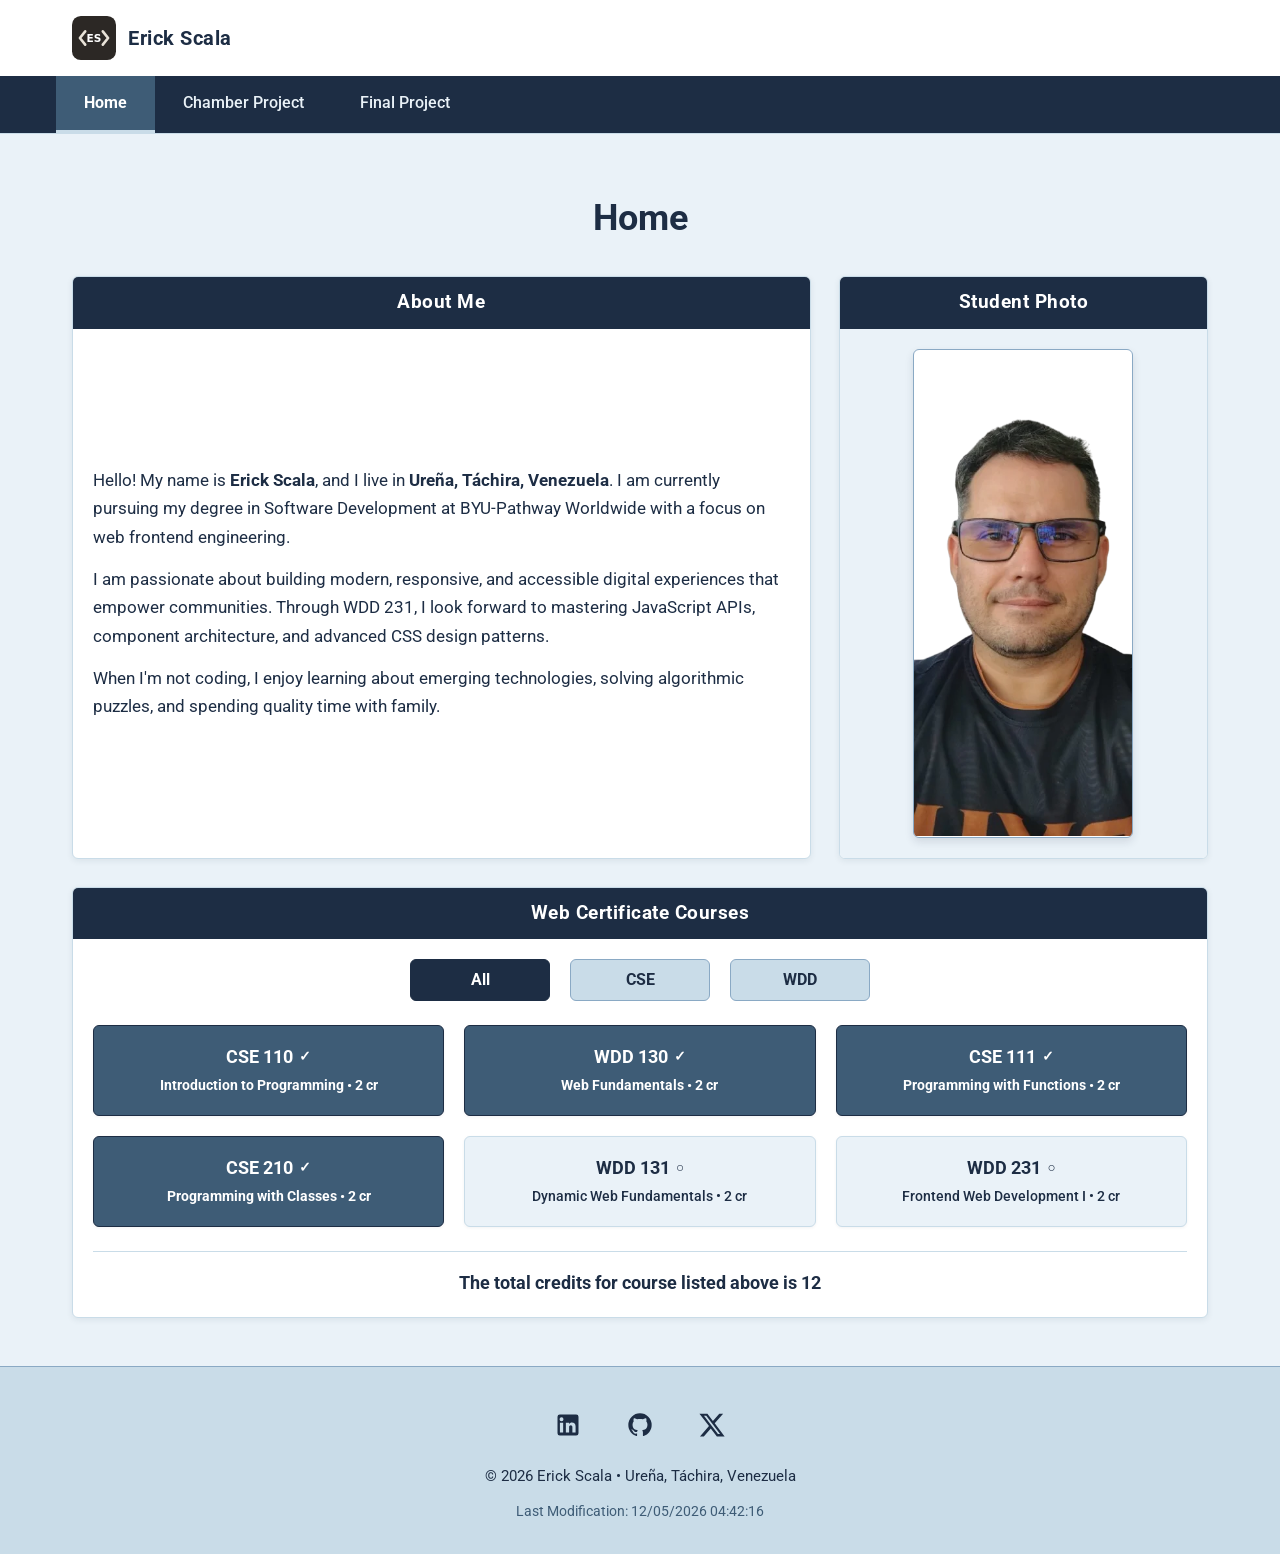
<file: index.html>
<!DOCTYPE html>
<html lang="en">
<head>
  <meta charset="UTF-8">
  <meta name="viewport" content="width=device-width, initial-scale=1.0">
  <title>WDD 231: Web Frontend Development I - Erick Scala</title>
  <meta name="description" content="Course home page for WDD 231: Web Frontend Development I by Erick Scala, featuring web certificate courses, student background, and frontend projects.">
  <meta name="author" content="Erick Scala">
  <link rel="icon" href="favicon.ico">

  <!-- Google Fonts: Roboto -->
  <link rel="preconnect" href="https://fonts.googleapis.com">
  <link rel="preconnect" href="https://fonts.gstatic.com" crossorigin>
  <link href="https://fonts.googleapis.com/css2?family=Roboto:wght@400;500;700&display=swap" rel="stylesheet">

  <!-- Stylesheets -->
  <link rel="stylesheet" href="styles/normalize.css">
  <link rel="stylesheet" href="styles/small.css">
  <link rel="stylesheet" href="styles/larger.css">

  <!-- External Scripts with defer -->
  <script src="scripts/navigation.js" defer></script>
  <script src="scripts/date.js" defer></script>
  <script src="scripts/courses.js" defer></script>

  <!-- Open Graph Meta Tags para Facebook / Redes Sociales -->
  <meta property="og:title" content="WDD 231 - Web Frontend Development I - Guillermo Fabricio" />
  <meta property="og:description" content="Sitio de curso y proyectos de WDD 231: Web Frontend Development I realizado por Guillermo Fabricio." />
  <meta property="og:image" content="https://guifabri.github.io/wdd231/images/profile.jpg" />
  <meta property="og:url" content="https://guifabri.github.io/wdd231/" />
  <meta property="og:type" content="website" />
</head>
<body>
  <!-- Header Component -->
  <header>
    <div class="header-top">
      <a href="index.html" class="branding" aria-label="Erick Scala Home">
        <img src="images/logo.svg" alt="Erick Scala Monogram Logo" width="44" height="44">
        <span>Erick Scala</span>
      </a>
      <button id="menuButton" aria-label="Toggle navigation menu" aria-expanded="false">&#9776;</button>
    </div>
    <!-- Responsive Navigation Component -->
    <nav id="primaryNav" aria-label="Primary Navigation">
      <ul class="nav-menu">
        <li><a href="index.html" class="active" aria-current="page">Home</a></li>
        <li><a href="chamber/directory.html">Chamber Project</a></li>
        <li><a href="finalproject/index.html">Final Project</a></li>
      </ul>
    </nav>
  </header>

  <!-- Main Content -->
  <main>
    <h1>Home</h1>

    <!-- Section 1: About Me -->
    <section class="card about-card">
      <h2>About Me</h2>
      <div class="card-body">
        <p>
          Hello! My name is <strong>Erick Scala</strong>, and I live in <strong>Ureña, Táchira, Venezuela</strong>. I am currently pursuing my degree in Software Development at BYU-Pathway Worldwide with a focus on web frontend engineering.
        </p>
        <p>
          I am passionate about building modern, responsive, and accessible digital experiences that empower communities. Through WDD 231, I look forward to mastering JavaScript APIs, component architecture, and advanced CSS design patterns.
        </p>
        <p>
          When I'm not coding, I enjoy learning about emerging technologies, solving algorithmic puzzles, and spending quality time with family.
        </p>
      </div>
    </section>

    <!-- Section 2: Student Photo -->
    <section class="card photo-card">
      <h2>Student Photo</h2>
      <div class="card-body">
        <img src="images/profile.webp" alt="Portrait photo of Erick Scala" width="220" height="489" loading="lazy">
      </div>
    </section>

    <!-- Section 3: Web Certificate Courses -->
    <section class="card courses-card">
      <h2>Web Certificate Courses</h2>
      <div class="card-body">
        <!-- Filter buttons -->
        <div class="filter-controls" role="group" aria-label="Course filter controls">
          <button id="allCourses" class="filter-btn active" type="button">All</button>
          <button id="cseCourses" class="filter-btn" type="button">CSE</button>
          <button id="wddCourses" class="filter-btn" type="button">WDD</button>
        </div>

        <!-- Dynamic course cards container -->
        <div id="courseContainer" class="course-container" aria-live="polite"></div>

        <!-- Total credits calculated with reduce() -->
        <p id="totalCredits" class="total-credits"></p>
      </div>
    </section>
  </main>

  <!-- Footer Component -->
  <footer>
    <div class="footer-content">
      <!-- Social Media Links -->
      <div class="social-links">
        <a href="https://linkedin.com" target="_blank" rel="noopener noreferrer" aria-label="LinkedIn Profile">
          <svg viewBox="0 0 24 24" aria-hidden="true">
            <path d="M19 3a2 2 0 0 1 2 2v14a2 2 0 0 1-2 2H5a2 2 0 0 1-2-2V5a2 2 0 0 1 2-2h14m-.5 15.5v-5.3a3.26 3.26 0 0 0-3.26-3.26c-.85 0-1.84.52-2.28 1.3v-1.11h-2.79v8.37h2.79v-4.93c0-.77.62-1.4 1.39-1.4a1.4 1.4 0 0 1 1.4 1.4v4.93h2.75M6.46 8.76a1.68 1.68 0 1 0-.02-3.36 1.68 1.68 0 0 0 .02 3.36m1.39 9.74v-8.37H5.07v8.37h2.78Z"/>
          </svg>
        </a>
        <a href="https://github.com" target="_blank" rel="noopener noreferrer" aria-label="GitHub Repository">
          <svg viewBox="0 0 24 24" aria-hidden="true">
            <path d="M12 2A10 10 0 0 0 2 12c0 4.42 2.87 8.17 6.84 9.5.5.08.66-.23.66-.5v-1.69c-2.77.6-3.36-1.34-3.36-1.34-.46-1.16-1.11-1.47-1.11-1.47-.91-.62.07-.6.07-.6 1 .07 1.53 1.03 1.53 1.03.87 1.52 2.34 1.07 2.91.83.1-.65.35-1.09.63-1.34-2.22-.25-4.55-1.11-4.55-4.92 0-1.11.38-2 1.03-2.71-.1-.25-.45-1.29.1-2.64 0 0 .84-.27 2.75 1.02.79-.22 1.65-.33 2.5-.33.85 0 1.71.11 2.5.33 1.91-1.29 2.75-1.02 2.75-1.02.55 1.35.2 2.39.1 2.64.65.71 1.03 1.6 1.03 2.71 0 3.82-2.34 4.66-4.57 4.91.36.31.69.92.69 1.85V21c0 .27.16.59.67.5C19.14 20.16 22 16.42 22 12A10 10 0 0 0 12 2Z"/>
          </svg>
        </a>
        <a href="https://x.com" target="_blank" rel="noopener noreferrer" aria-label="X (formerly Twitter) Profile">
          <svg viewBox="0 0 24 24" aria-hidden="true">
            <path d="M18.244 2.25h3.308l-7.227 8.26 8.502 11.24H16.17l-5.214-6.817L4.99 21.75H1.68l7.73-8.835L1.254 2.25H8.08l4.713 6.231zm-1.161 17.52h1.833L7.084 4.126H5.117z"/>
          </svg>
        </a>
      </div>

      <!-- Copyright & Student Information -->
      <p>&copy; <span id="currentyear"></span> Erick Scala &bull; Ureña, Táchira, Venezuela</p>

      <!-- Dynamic Last Modified String -->
      <p id="lastModified"></p>
    </div>
  </footer>
</body>
</html>
</file>
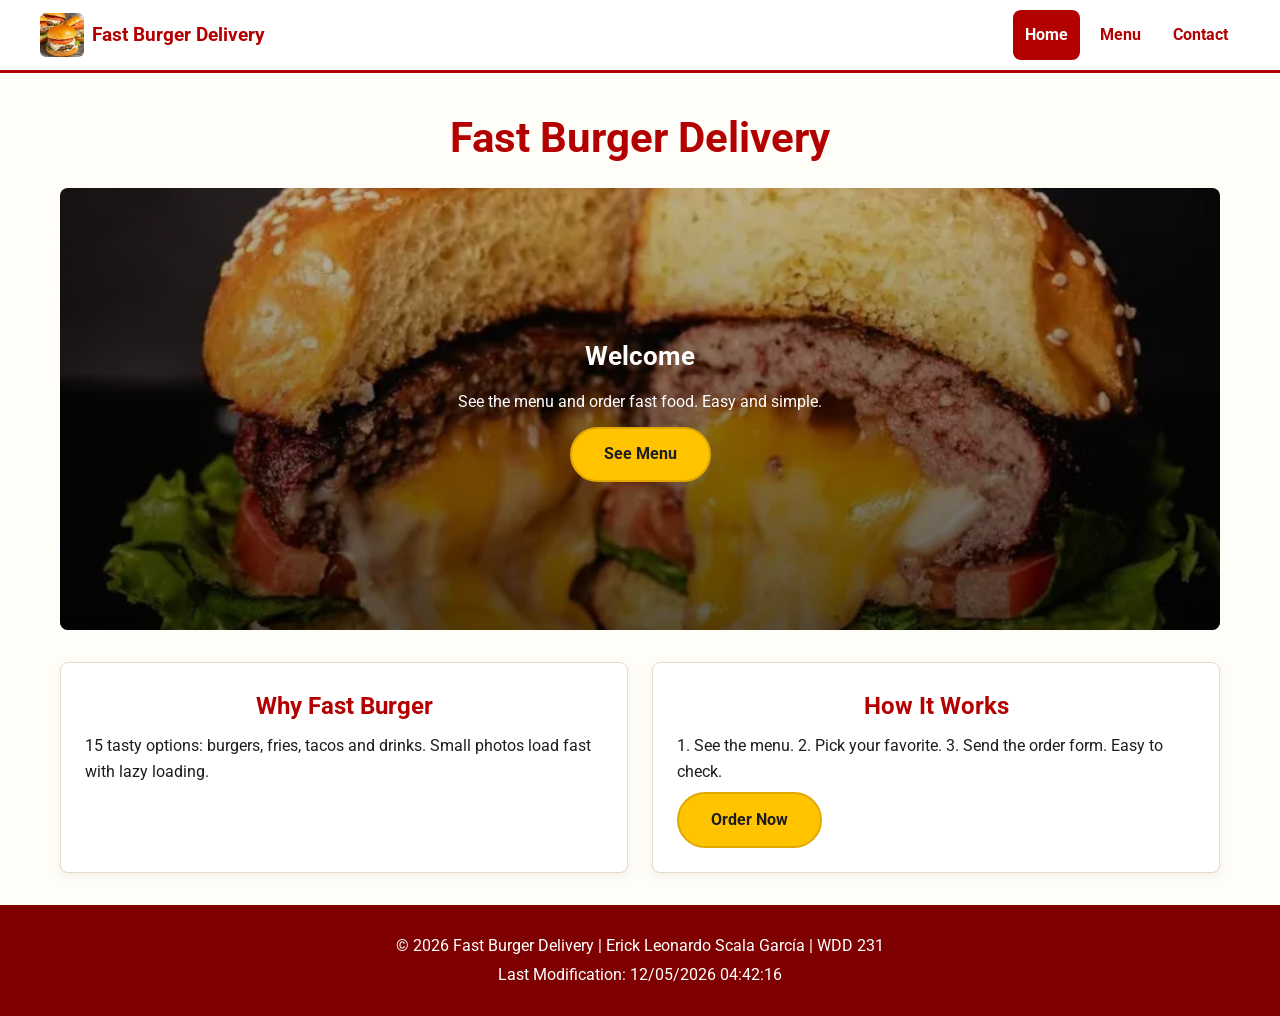
<file: finalproject/index.html>
<!DOCTYPE html>
<html lang="en">
<head>
  <meta charset="UTF-8">
  <meta name="viewport" content="width=device-width, initial-scale=1.0">
  <title>Fast Burger Delivery | Tasty Burgers, Fries & Tacos</title>
  <meta name="description" content="Fast Burger Delivery home: juicy burgers, crispy fries, tacos and cold drinks with fast hot delivery.">
  <meta name="author" content="Erick Leonardo Scala García">
  <link rel="icon" href="favicon.ico" type="image/x-icon">
  <link rel="canonical" href="https://guifabri.github.io/wdd231/finalproject/index.html">
  <meta property="og:site_name" content="Fast Burger Delivery">
  <meta property="og:locale" content="en_US">
  <meta property="og:type" content="website">
  <meta property="og:title" content="Fast Burger Delivery | Tasty Burgers, Fries & Tacos">
  <meta property="og:description" content="Fast Burger Delivery home: juicy burgers, crispy fries, tacos and cold drinks with fast hot delivery.">
  <meta property="og:url" content="https://guifabri.github.io/wdd231/finalproject/index.html">
  <meta property="og:image" content="https://guifabri.github.io/wdd231/finalproject/images/hero-burger.webp">
  <meta property="og:image:width" content="1200">
  <meta property="og:image:height" content="600">
  <meta property="og:image:type" content="image/webp">
  <meta property="og:image:alt" content="Fast Burger Delivery tasty burger with fries">
  <meta name="twitter:card" content="summary_large_image">
  <link rel="preconnect" href="https://fonts.googleapis.com">
  <link rel="preconnect" href="https://fonts.gstatic.com" crossorigin>
  <link href="https://fonts.googleapis.com/css2?family=Roboto:wght@400;500;700&display=swap" rel="stylesheet">
  <link rel="stylesheet" href="styles/small.css">
  <link rel="stylesheet" href="styles/larger.css" media="screen and (min-width: 641px)">
  <script src="scripts/main.js" defer></script>
</head>
<body>
  <header>
    <div class="header-top">
      <div class="brand">
        <img src="images/burger-01.webp" alt="Fast Burger Delivery logo" width="44" height="30">
        <span>Fast Burger Delivery</span>
      </div>
      <button id="menuButton" aria-label="Open navigation menu" aria-expanded="false" aria-controls="primaryNav">&#9776;</button>
    </div>
    <nav class="navigation" aria-label="Primary Navigation">
      <ul id="primaryNav">
        <li><a href="index.html" class="active">Home</a></li>
        <li><a href="menu.html">Menu</a></li>
        <li><a href="contact.html">Contact</a></li>
      </ul>
    </nav>
  </header>

  <main class="home-main">
    <h1>Fast Burger Delivery</h1>
    <section class="hero">
      <img src="images/hero-burger.webp" alt="Tasty burger and fries" width="1200" height="600" fetchpriority="high">
      <div class="hero-content">
        <h2>Welcome</h2>
        <p>See the menu and order fast food. Easy and simple.</p>
        <a href="menu.html" class="cta">See Menu</a>
      </div>
    </section>

    <div class="home-grid">
      <section>
        <h2>Why Fast Burger</h2>
        <p>15 tasty options: burgers, fries, tacos and drinks. Small photos load fast with lazy loading.</p>
      </section>
      <section>
        <h2>How It Works</h2>
        <p>1. See the menu. 2. Pick your favorite. 3. Send the order form. Easy to check.</p>
        <p><a class="cta secondary" href="contact.html">Order Now</a></p>
      </section>
    </div>
  </main>

  <footer>
    <p>&copy; <span id="currentyear"></span> Fast Burger Delivery | Erick Leonardo Scala García | WDD 231</p>
    <p id="lastModified"></p>
  </footer>
</body>
</html>
</file>
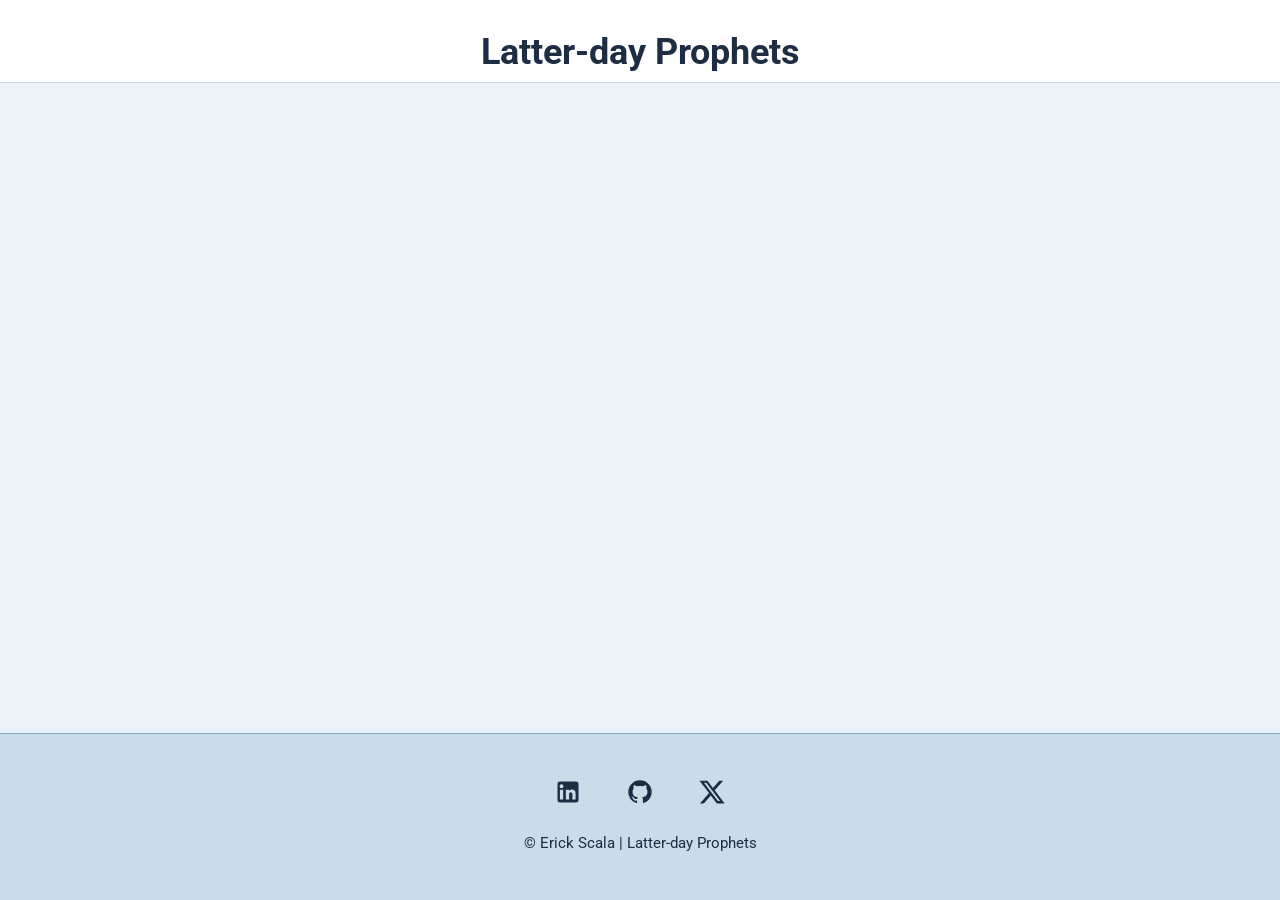
<file: prophets.html>
<!DOCTYPE html>
<html lang="en">
<head>
    <meta charset="UTF-8">
    <meta name="viewport" content="width=device-width, initial-scale=1.0">
    <link rel="preconnect" href="https://fonts.googleapis.com">
    <link rel="preconnect" href="https://fonts.gstatic.com" crossorigin>
    <link href="https://fonts.googleapis.com/css2?family=Roboto:wght@400;500;700&display=swap" rel="stylesheet">
    <link rel="stylesheet" href="styles/normalize.css">
    <link rel="stylesheet" href="styles/small.css">
    <link rel="stylesheet" href="styles/larger.css">
    <link rel="icon" href="favicon.ico">
    <script src="scripts/navigation.js" defer></script>
    <script src="scripts/prophets.js" defer></script>
    <title>Latter day prophets</title>
</head>
<body>

  <!-- Header Component -->
    <header>
      <h1>Latter-day Prophets</h1>
    </header>

    <!-- Main Content Container -->
    <main>
      <div id="cards"></div>
    </main>

     <!-- Footer Component -->
  <footer>
    <div class="footer-content">
      <!-- Social Media Links -->
      <div class="social-links">
        <a href="https://linkedin.com" target="_blank" rel="noopener noreferrer" aria-label="LinkedIn Profile">
          <svg viewBox="0 0 24 24" aria-hidden="true">
            <path d="M19 3a2 2 0 0 1 2 2v14a2 2 0 0 1-2 2H5a2 2 0 0 1-2-2V5a2 2 0 0 1 2-2h14m-.5 15.5v-5.3a3.26 3.26 0 0 0-3.26-3.26c-.85 0-1.84.52-2.28 1.3v-1.11h-2.79v8.37h2.79v-4.93c0-.77.62-1.4 1.39-1.4a1.4 1.4 0 0 1 1.4 1.4v4.93h2.75M6.46 8.76a1.68 1.68 0 1 0-.02-3.36 1.68 1.68 0 0 0 .02 3.36m1.39 9.74v-8.37H5.07v8.37h2.78Z"/>
          </svg>
        </a>
        <a href="https://github.com" target="_blank" rel="noopener noreferrer" aria-label="GitHub Repository">
          <svg viewBox="0 0 24 24" aria-hidden="true">
            <path d="M12 2A10 10 0 0 0 2 12c0 4.42 2.87 8.17 6.84 9.5.5.08.66-.23.66-.5v-1.69c-2.77.6-3.36-1.34-3.36-1.34-.46-1.16-1.11-1.47-1.11-1.47-.91-.62.07-.6.07-.6 1 .07 1.53 1.03 1.53 1.03.87 1.52 2.34 1.07 2.91.83.1-.65.35-1.09.63-1.34-2.22-.25-4.55-1.11-4.55-4.92 0-1.11.38-2 1.03-2.71-.1-.25-.45-1.29.1-2.64 0 0 .84-.27 2.75 1.02.79-.22 1.65-.33 2.5-.33.85 0 1.71.11 2.5.33 1.91-1.29 2.75-1.02 2.75-1.02.55 1.35.2 2.39.1 2.64.65.71 1.03 1.6 1.03 2.71 0 3.82-2.34 4.66-4.57 4.91.36.31.69.92.69 1.85V21c0 .27.16.59.67.5C19.14 20.16 22 16.42 22 12A10 10 0 0 0 12 2Z"/>
          </svg>
        </a>
        <a href="https://x.com" target="_blank" rel="noopener noreferrer" aria-label="X (formerly Twitter) Profile">
          <svg viewBox="0 0 24 24" aria-hidden="true">
            <path d="M18.244 2.25h3.308l-7.227 8.26 8.502 11.24H16.17l-5.214-6.817L4.99 21.75H1.68l7.73-8.835L1.254 2.25H8.08l4.713 6.231zm-1.161 17.52h1.833L7.084 4.126H5.117z"/>
          </svg>
        </a>
      </div>

      <!-- Copyright & Student Information -->
      <p>&copy; <span id="currentyear"></span> Erick Scala | Latter-day Prophets</p>

      <!-- Dynamic Last Modified String -->
      <p id="lastModified"></p>
    </div>
  </footer>
</body>
</html>
</file>
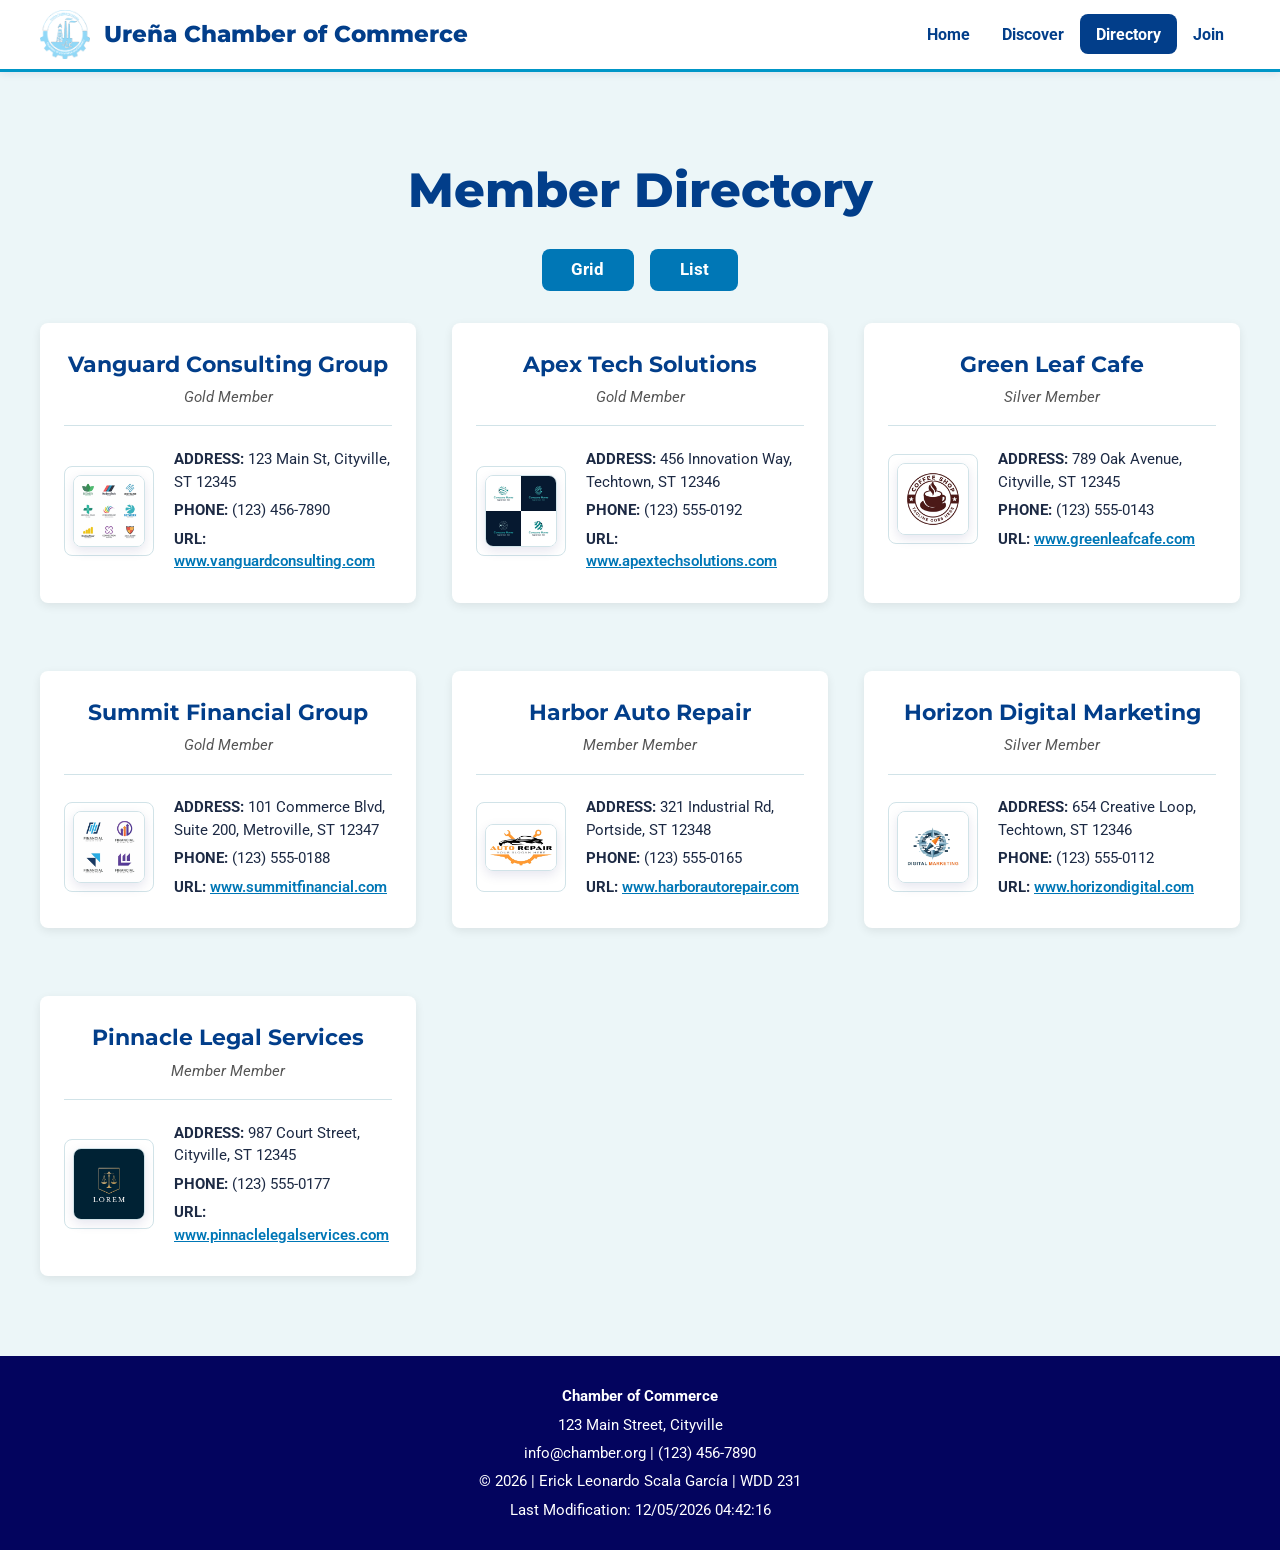
<file: chamber/directory.html>
<!DOCTYPE html>
<html lang="en">
<head>
  <meta charset="UTF-8">
  <meta name="viewport" content="width=device-width, initial-scale=1.0">
  <title>Chamber of Commerce Directory</title>
  <meta name="description" content="Business directory page for the local Chamber of Commerce.">
  <meta name="author" content="Erick Leonardo Scala García">

  <!-- Favicon -->
  <link rel="icon" href="favicon.ico" type="image/x-icon">

  <!-- Facebook Open Graph Meta Tags -->
  <meta property="og:title" content="Chamber of Commerce Directory">
  <meta property="og:type" content="website">
  <meta property="og:image" content="https://guifabri.github.io/wdd231/chamber/images/vanguard-consulting.webp">
  <meta property="og:url" content="https://guifabri.github.io/wdd231/chamber/directory.html">
  <meta property="og:description" content="Discover local businesses and members in our Chamber of Commerce directory.">

  <link rel="preconnect" href="https://fonts.googleapis.com">
  <link rel="preconnect" href="https://fonts.gstatic.com" crossorigin>
  <link href="https://fonts.googleapis.com/css2?family=Montserrat:wght@700;800&family=Roboto:wght@400;500;700&display=swap" rel="stylesheet">

  <!-- CSS Stylesheets -->
  <link rel="stylesheet" href="styles/normalize.css">
  <link rel="stylesheet" href="styles/small.css">
  <link rel="stylesheet" href="styles/larger.css" media="(min-width: 640px)">

  <!-- JavaScript Files -->
  <script src="scripts/navigation.js" defer></script>
  <script src="scripts/directory.js" defer></script>
</head>
<body>

  <header>
  <div class="header-top">
    <div class="brand">
      <img src="images/logo.svg" alt="Ureña Chamber of Commerce Logo">
      <span>Ureña Chamber of Commerce</span>
    </div>
    <button id="menuButton" aria-label="Open navigation menu" aria-expanded="false" aria-controls="primaryNav">&#9776;</button>
  </div>
  <nav class="navigation" aria-label="Primary Navigation">
    <ul id="primaryNav">
      <li><a href="index.html">Home</a></li>
      <li><a href="discover.html">Discover</a></li>
      <li><a href="directory.html" class="active">Directory</a></li>
      <li><a href="join.html">Join</a></li>
    </ul>
  </nav>
</header>

  <main>
    <h1>Member Directory</h1>

    <!-- Botones para alternar vistas (Grid / Lista) -->
    <div class="views">
      <button id="grid" aria-label="Grid View">Grid</button>
      <button id="list" aria-label="List View">List</button>
    </div>

    <!-- Contenedor donde JS insertará los miembros -->
    <article id="members" class="grid"></article>
  </main>

  <footer>
    <div class="footer-info">
      <p><strong>Chamber of Commerce</strong></p>
      <p>123 Main Street, Cityville</p>
      <p>info@chamber.org | (123) 456-7890</p>
    </div>
    <div class="footer-dev">
      <p>&copy; <span id="currentyear"></span> | Erick Leonardo Scala García | WDD 231</p>
      <p id="lastModified"></p>
    </div>
  </footer>

</body>
</html>
</file>
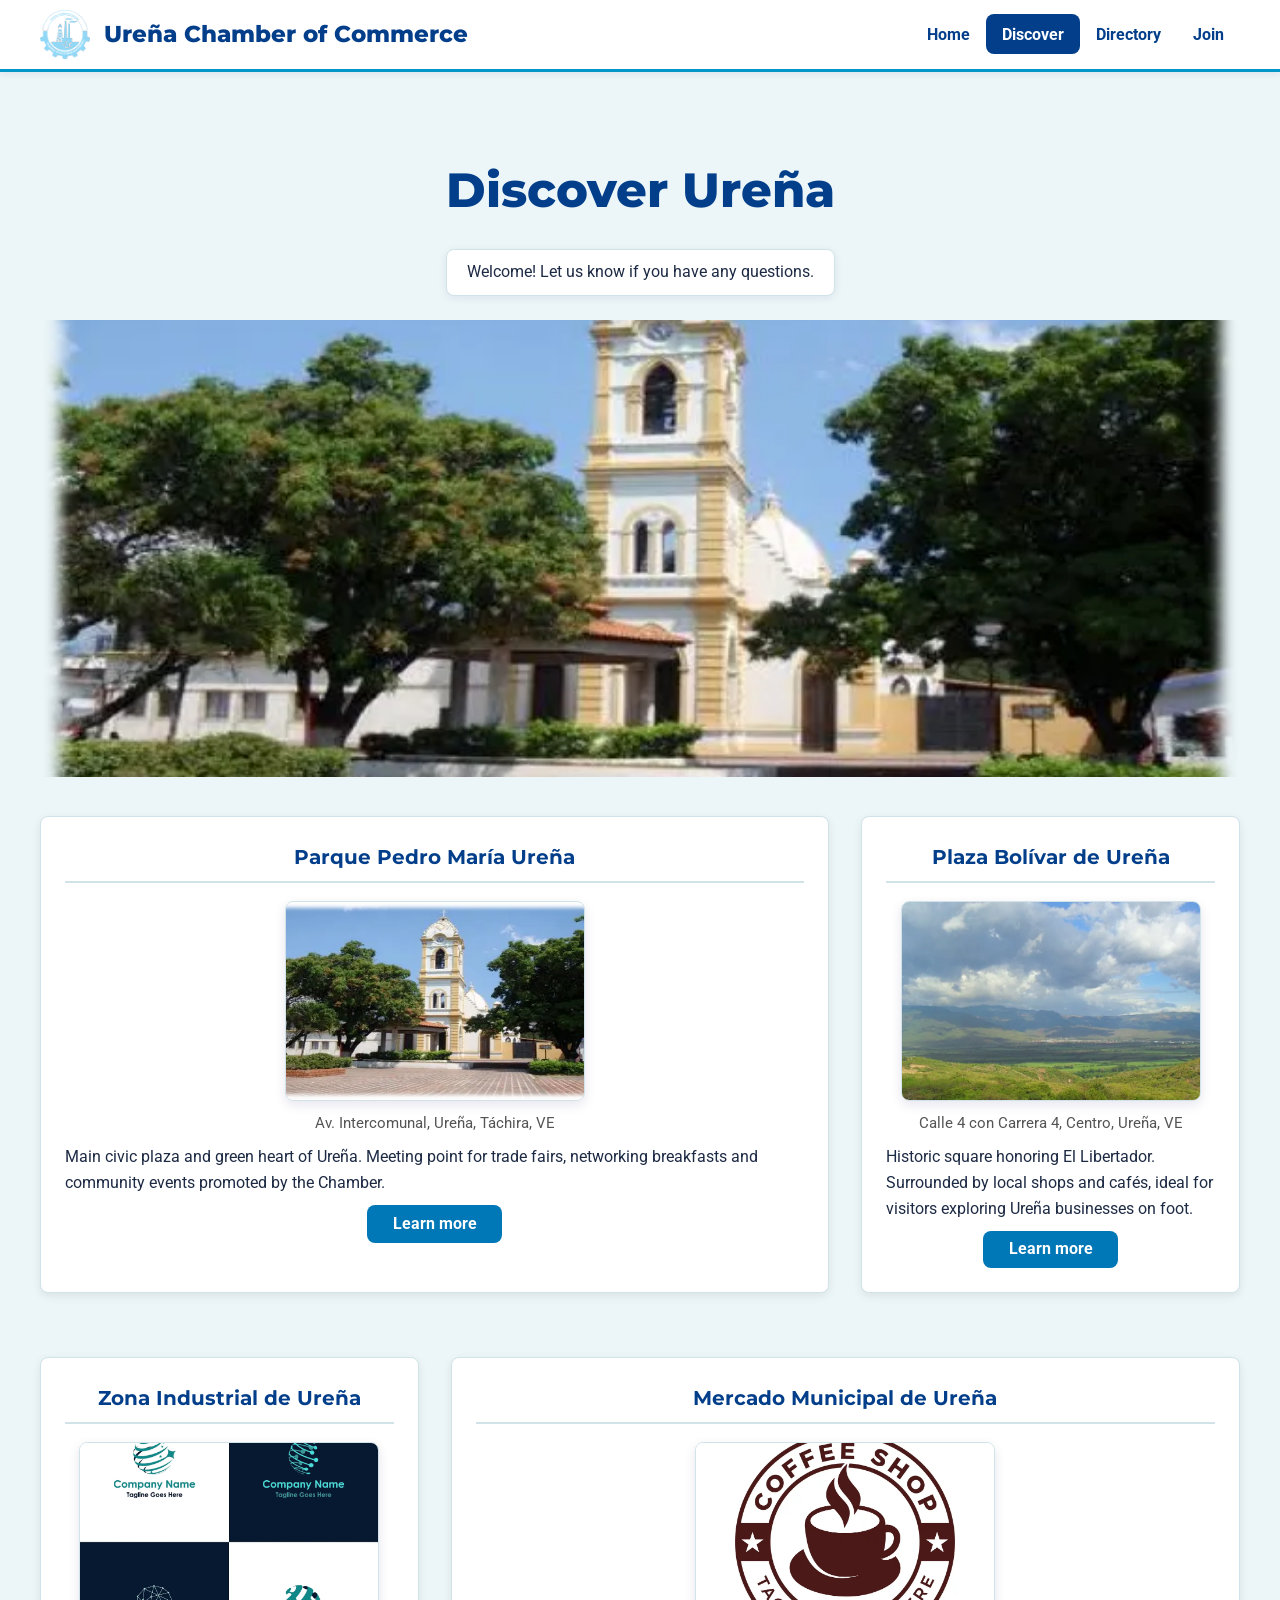
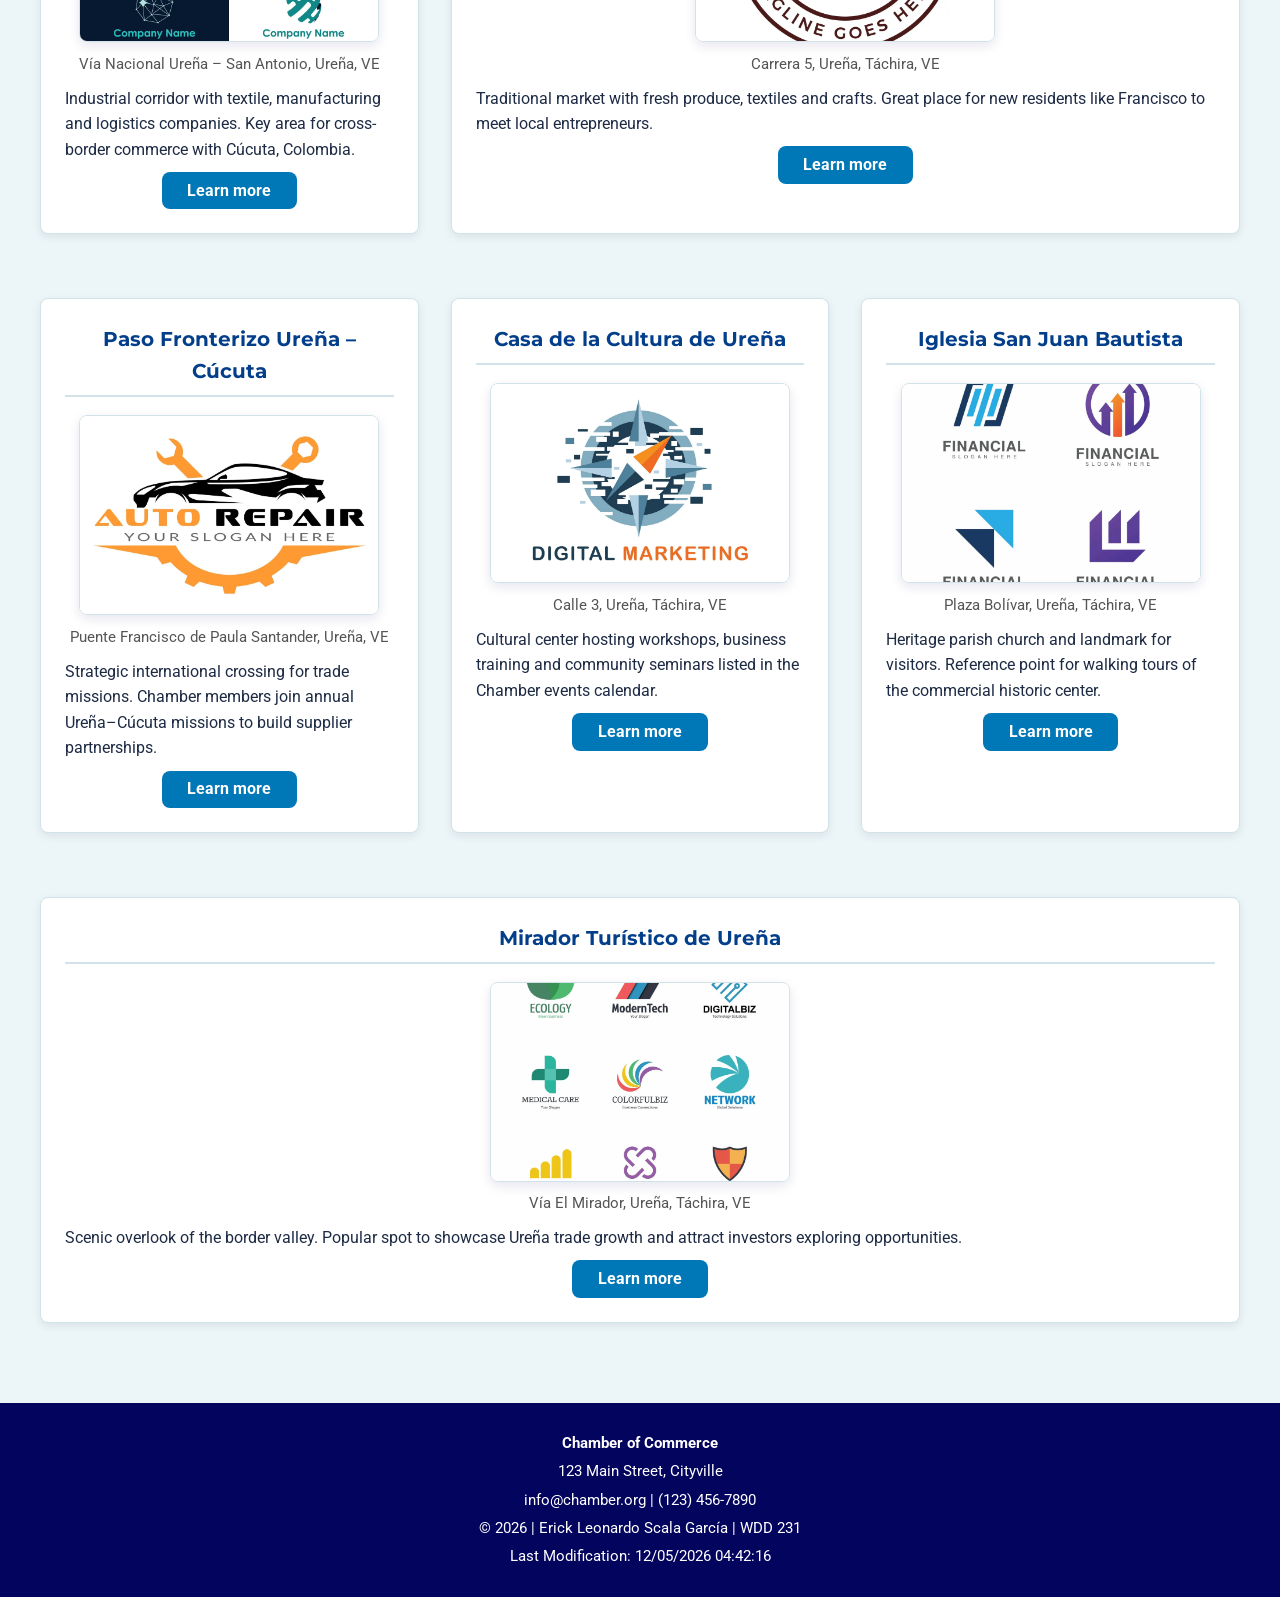
<file: chamber/discover.html>
<!DOCTYPE html>
<html lang="en">
<head>
  <meta charset="UTF-8">
  <meta name="viewport" content="width=device-width, initial-scale=1.0">
  <title>Discover | Ureña Chamber of Commerce</title>
  <meta name="description" content="Discover Ureña trade, businesses and places of interest. Explore the Ureña Chamber of Commerce area, cross-border opportunities and community highlights.">
  <meta name="author" content="Erick Leonardo Scala García">

  <!-- Favicon -->
  <link rel="icon" href="favicon.ico" type="image/x-icon">

  <!-- Facebook Open Graph Meta Tags -->
  <meta property="og:title" content="Discover Ureña | Ureña Chamber of Commerce">
  <meta property="og:type" content="website">
  <meta property="og:image" content="https://guifabri.github.io/wdd231/chamber/images/discover-1-parque-pedro-maria.webp">
  <meta property="og:url" content="https://guifabri.github.io/wdd231/chamber/discover.html">
  <meta property="og:description" content="Discover Ureña trade, businesses and places of interest with the Ureña Chamber of Commerce.">

  <link rel="preconnect" href="https://fonts.googleapis.com">
  <link rel="preconnect" href="https://fonts.gstatic.com" crossorigin>
  <link href="https://fonts.googleapis.com/css2?family=Montserrat:wght@700;800&family=Roboto:wght@400;500;700&display=swap" rel="stylesheet">

  <!-- CSS Stylesheets: small base (320-640), medium (641-1024), larger (1025+) -->
  <link rel="stylesheet" href="styles/normalize.css">
  <link rel="stylesheet" href="styles/small.css">
  <link rel="stylesheet" href="styles/medium.css" media="screen and (min-width: 641px)">
  <link rel="stylesheet" href="styles/larger.css" media="screen and (min-width: 1025px)">

  <!-- JavaScript Files -->
  <script src="scripts/navigation.js" defer></script>
  <script type="module" src="scripts/discover.js"></script>
</head>
<body>

  <header>
  <div class="header-top">
    <div class="brand">
      <img src="images/logo.svg" alt="Ureña Chamber of Commerce Logo">
      <span>Ureña Chamber of Commerce</span>
    </div>
    <button id="menuButton" aria-label="Open navigation menu" aria-expanded="false" aria-controls="primaryNav">&#9776;</button>
  </div>
  <nav class="navigation" aria-label="Primary Navigation">
    <ul id="primaryNav">
      <li><a href="index.html">Home</a></li>
      <li><a href="discover.html" class="active">Discover</a></li>
      <li><a href="directory.html">Directory</a></li>
      <li><a href="join.html">Join</a></li>
    </ul>
  </nav>
</header>

  <main class="discover-main">
    <h1>Discover Ureña</h1>
    <p id="visit-message" class="visit-message" aria-live="polite"></p>

    <!-- Responsive hero: Pedro María Ureña redimensioned per viewport -->
    <picture class="discover-hero">
      <source media="(min-width: 1025px)" srcset="images/pedro-maria-urena-large.webp" type="image/webp">
      <source media="(min-width: 641px)" srcset="images/pedro-maria-urena-medium.webp" type="image/webp">
      <img src="images/pedro-maria-urena.webp" alt="Pedro María Ureña park, Ureña, Táchira" width="1200" height="600" fetchpriority="high">
    </picture>

    <div id="discover-grid" class="discover-grid" aria-live="polite"></div>
  </main>

  <footer>
    <div class="footer-info">
      <p><strong>Chamber of Commerce</strong></p>
      <p>123 Main Street, Cityville</p>
      <p>info@chamber.org | (123) 456-7890</p>
    </div>
    <div class="footer-dev">
      <p>&copy; <span id="currentyear"></span> | Erick Leonardo Scala García | WDD 231</p>
      <p id="lastModified"></p>
    </div>
  </footer>

</body>
</html>
</file>
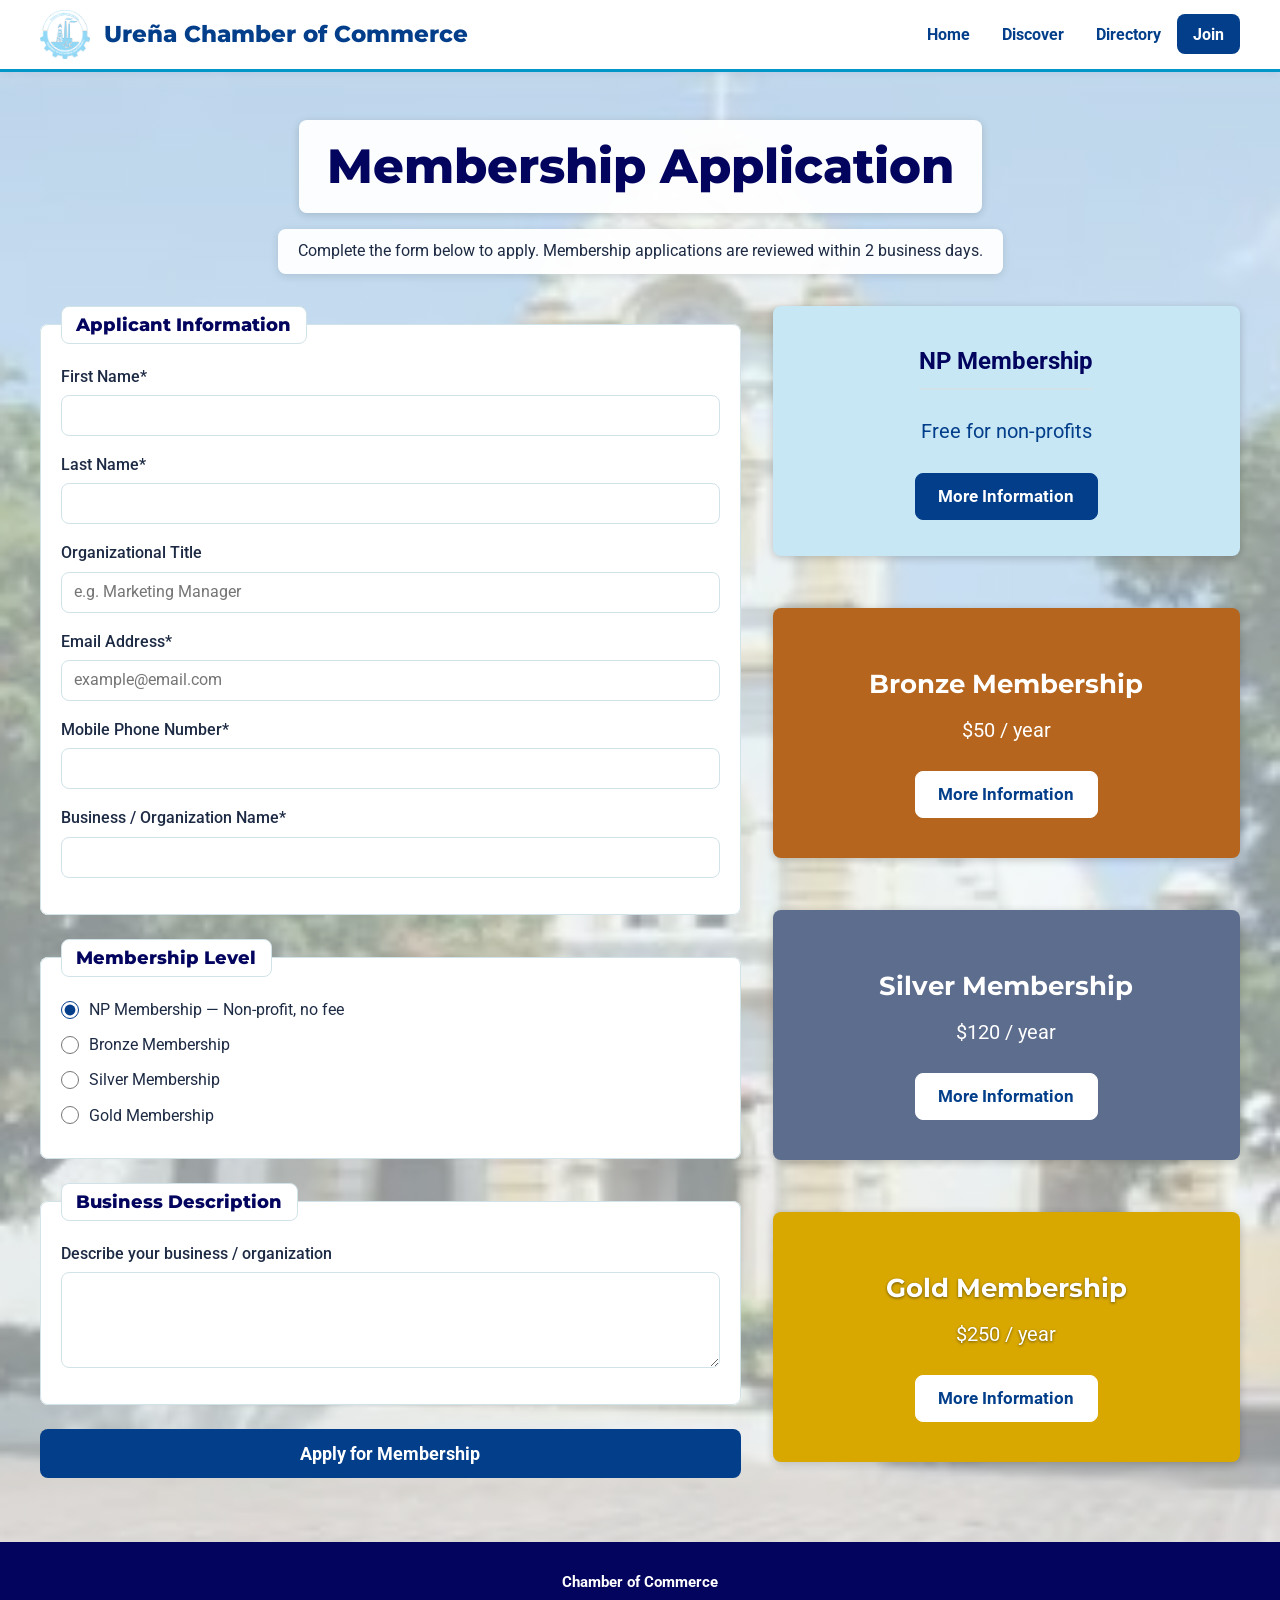
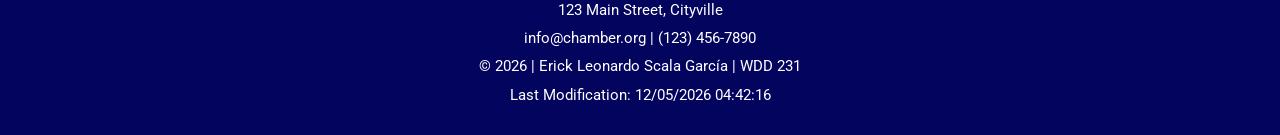
<file: chamber/join.html>
<!DOCTYPE html>
<html lang="en">
<head>
  <meta charset="UTF-8">
  <meta name="viewport" content="width=device-width, initial-scale=1.0">
  <title>Join | Ureña Chamber of Commerce</title>
  <meta name="description" content="Apply for membership in the Ureña Chamber of Commerce. Choose from NP, Bronze, Silver, or Gold membership levels.">
  <meta name="author" content="Erick Leonardo Scala García">

  <!-- Favicon -->
  <link rel="icon" href="favicon.ico" type="image/x-icon">

  <!-- Facebook Open Graph Meta Tags -->
  <meta property="og:title" content="Join the Ureña Chamber of Commerce">
  <meta property="og:type" content="website">
  <meta property="og:image" content="https://guifabri.github.io/wdd231/chamber/images/vanguard-consulting.webp">
  <meta property="og:url" content="https://guifabri.github.io/wdd231/chamber/join.html">
  <meta property="og:description" content="Apply for membership in the Ureña Chamber of Commerce. Choose from NP, Bronze, Silver, or Gold membership levels.">

  <link rel="preconnect" href="https://fonts.googleapis.com">
  <link rel="preconnect" href="https://fonts.gstatic.com" crossorigin>
  <link href="https://fonts.googleapis.com/css2?family=Montserrat:wght@700;800&family=Roboto:wght@400;500;700&display=swap" rel="stylesheet">

  <!-- CSS Stylesheets -->
  <link rel="stylesheet" href="styles/normalize.css">
  <link rel="stylesheet" href="styles/small.css">
  <link rel="stylesheet" href="styles/larger.css" media="(min-width: 640px)">

  <script src="scripts/navigation.js" defer></script>
  <script src="scripts/join.js" defer></script>
</head>
<body class="join-page">

  <header>
    <div class="header-top">
      <div class="brand">
        <img src="images/logo.svg" alt="Ureña Chamber of Commerce Logo">
        <span>Ureña Chamber of Commerce</span>
      </div>
      <button id="menuButton" aria-label="Open navigation menu" aria-expanded="false" aria-controls="primaryNav">&#9776;</button>
    </div>
    <nav class="navigation" aria-label="Primary Navigation">
      <ul id="primaryNav">
        <li><a href="index.html">Home</a></li>
        <li><a href="discover.html">Discover</a></li>
        <li><a href="directory.html">Directory</a></li>
        <li><a href="join.html" class="active">Join</a></li>
      </ul>
    </nav>
  </header>

  <main class="join-main">
    <h1>Membership Application</h1>
    <p class="join-intro">Complete the form below to apply. Membership applications are reviewed within 2 business days.</p>

    <div class="join-layout">
      <!-- Application form -->
      <form method="get" action="thankyou.html" class="join-form">
        <fieldset>
          <legend>Applicant Information</legend>

          <label>First Name*
            <input type="text" name="fname" title="Applicant first name" autocomplete="given-name" required>
          </label>

          <label>Last Name*
            <input type="text" name="lname" title="Applicant last name" autocomplete="family-name" required>
          </label>

          <label>Organizational Title
            <input type="text" name="org-title" title="Only letters, hyphens and spaces, minimum 7 characters" autocomplete="organization-title" pattern="[A-Za-z\s\-]{7,}" placeholder="e.g. Marketing Manager">
          </label>

          <label>Email Address*
            <input type="email" name="email" title="Applicant email address" autocomplete="email" placeholder="example@email.com" required>
          </label>

          <label>Mobile Phone Number*
            <input type="tel" name="phone" title="Applicant mobile phone number" autocomplete="tel" required>
          </label>

          <label>Business / Organization Name*
            <input type="text" name="business" title="Business or organization name" autocomplete="organization" required>
          </label>
        </fieldset>

        <fieldset>
          <legend>Membership Level</legend>
          <div class="radio-group">
            <label><input type="radio" name="membership" value="np" required checked> NP Membership — Non-profit, no fee</label>
            <label><input type="radio" name="membership" value="bronze"> Bronze Membership</label>
            <label><input type="radio" name="membership" value="silver"> Silver Membership</label>
            <label><input type="radio" name="membership" value="gold"> Gold Membership</label>
          </div>
        </fieldset>

        <fieldset>
          <legend>Business Description</legend>
          <label>Describe your business / organization
            <textarea name="business-description" title="Describe your business or organization" rows="4"></textarea>
          </label>
        </fieldset>

        <input type="hidden" name="timestamp" id="timestamp">

        <input type="submit" value="Apply for Membership" class="submit-btn">
      </form>

      <!-- Membership level cards -->
      <aside class="membership-cards" aria-label="Membership levels">
        <section class="level-card np-card">
          <h2>NP Membership</h2>
          <p class="level-price">Free for non-profits</p>
          <a href="#np-modal" class="more-info" data-modal="np-modal">More Information</a>
        </section>

        <section class="level-card bronze-card">
          <h3>Bronze Membership</h3>
          <p class="level-price">$50 / year</p>
          <a href="#bronze-modal" class="more-info" data-modal="bronze-modal">More Information</a>
        </section>

        <section class="level-card silver-card">
          <h3>Silver Membership</h3>
          <p class="level-price">$120 / year</p>
          <a href="#silver-modal" class="more-info" data-modal="silver-modal">More Information</a>
        </section>

        <section class="level-card gold-card">
          <h3>Gold Membership</h3>
          <p class="level-price">$250 / year</p>
          <a href="#gold-modal" class="more-info" data-modal="gold-modal">More Information</a>
        </section>
      </aside>
    </div>

    <!-- Membership benefit modals -->
    <dialog id="np-modal">
      <h3>NP Membership Benefits</h3>
      <p><strong>Cost:</strong> Free (registered non-profits only)</p>
      <ul>
        <li>Listing in the chamber member directory</li>
        <li>Monthly community newsletter</li>
        <li>Invitation to 2 community networking events per year</li>
      </ul>
      <button class="close-modal">Close</button>
    </dialog>

    <dialog id="bronze-modal">
      <h3>Bronze Membership Benefits</h3>
      <p><strong>Cost:</strong> $50 / year</p>
      <ul>
        <li>All NP benefits</li>
        <li>Social media welcome mention</li>
        <li>1 free business training workshop per year</li>
        <li>10% discount on chamber event tickets</li>
      </ul>
      <button class="close-modal">Close</button>
    </dialog>

    <dialog id="silver-modal">
      <h3>Silver Membership Benefits</h3>
      <p><strong>Cost:</strong> $120 / year</p>
      <ul>
        <li>All Bronze benefits</li>
        <li>Rotating spotlight position on the home page</li>
        <li>2 free business training workshops per year</li>
        <li>20% discount on chamber event tickets</li>
        <li>Priority booth placement at the Ureña Trade Fair</li>
      </ul>
      <button class="close-modal">Close</button>
    </dialog>

    <dialog id="gold-modal">
      <h3>Gold Membership Benefits</h3>
      <p><strong>Cost:</strong> $250 / year</p>
      <ul>
        <li>All Silver benefits</li>
        <li>Priority homepage spotlight + premium advertising</li>
        <li>Unlimited business training workshops</li>
        <li>30% discount on all chamber events</li>
        <li>VIP invitations + annual cross-border trade mission (Ureña–Cúcuta)</li>
      </ul>
      <button class="close-modal">Close</button>
    </dialog>
  </main>

  <footer>
    <div class="footer-info">
      <p><strong>Chamber of Commerce</strong></p>
      <p>123 Main Street, Cityville</p>
      <p>info@chamber.org | (123) 456-7890</p>
    </div>
    <div class="footer-dev">
      <p>&copy; <span id="currentyear"></span> | Erick Leonardo Scala García | WDD 231</p>
      <p id="lastModified"></p>
    </div>
  </footer>

</body>
</html>
</file>
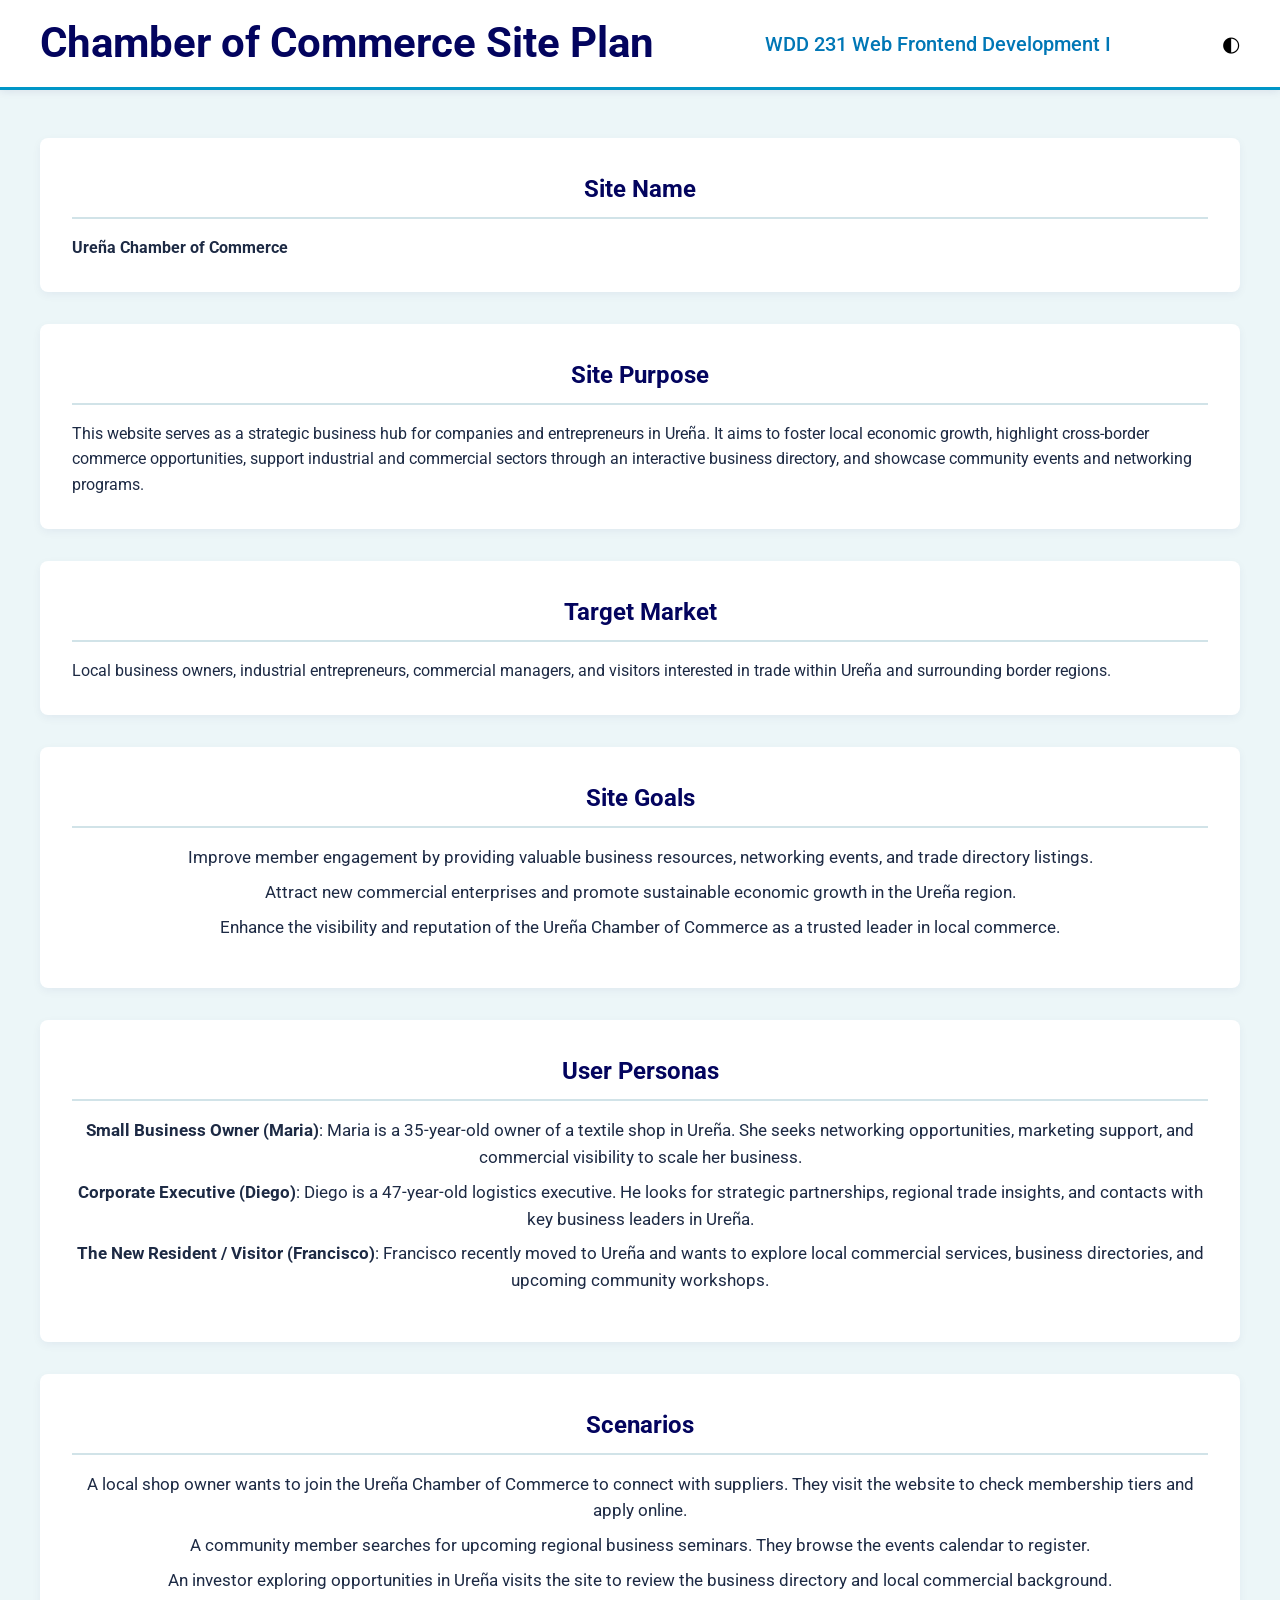
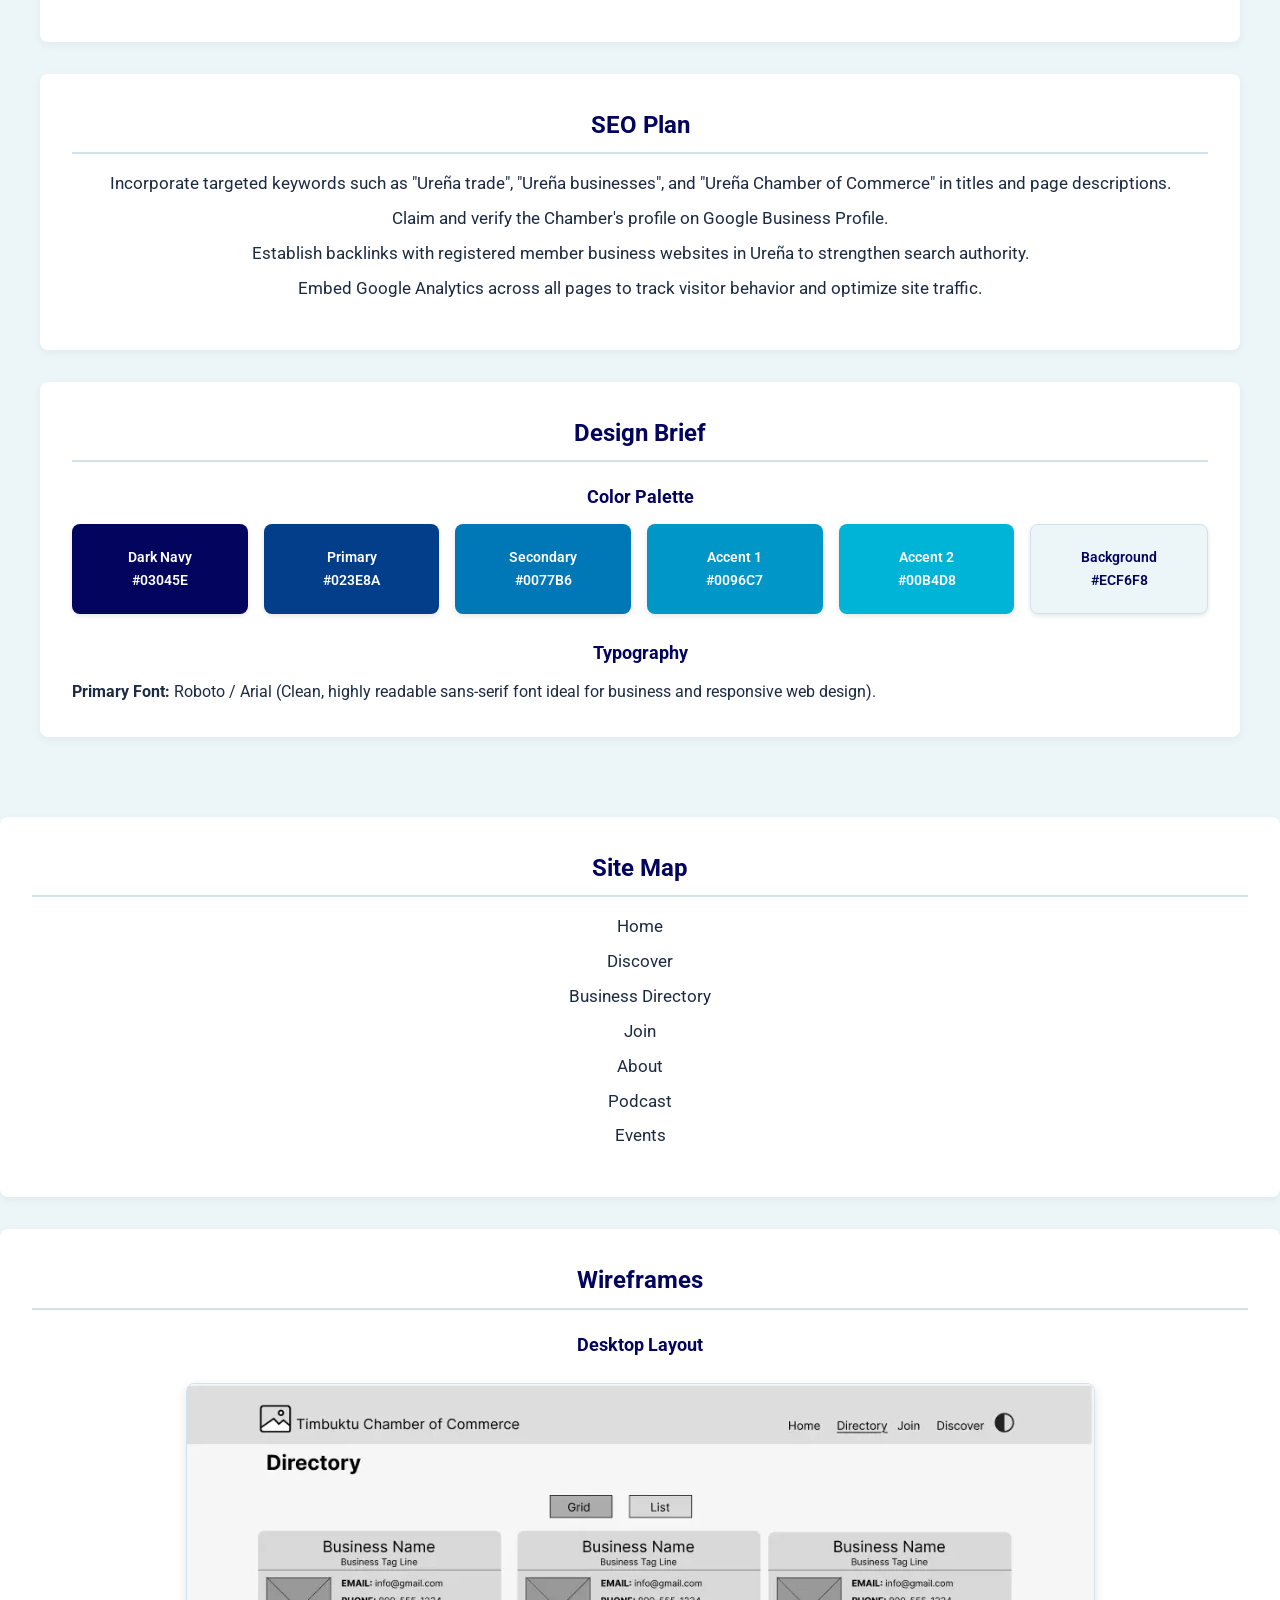
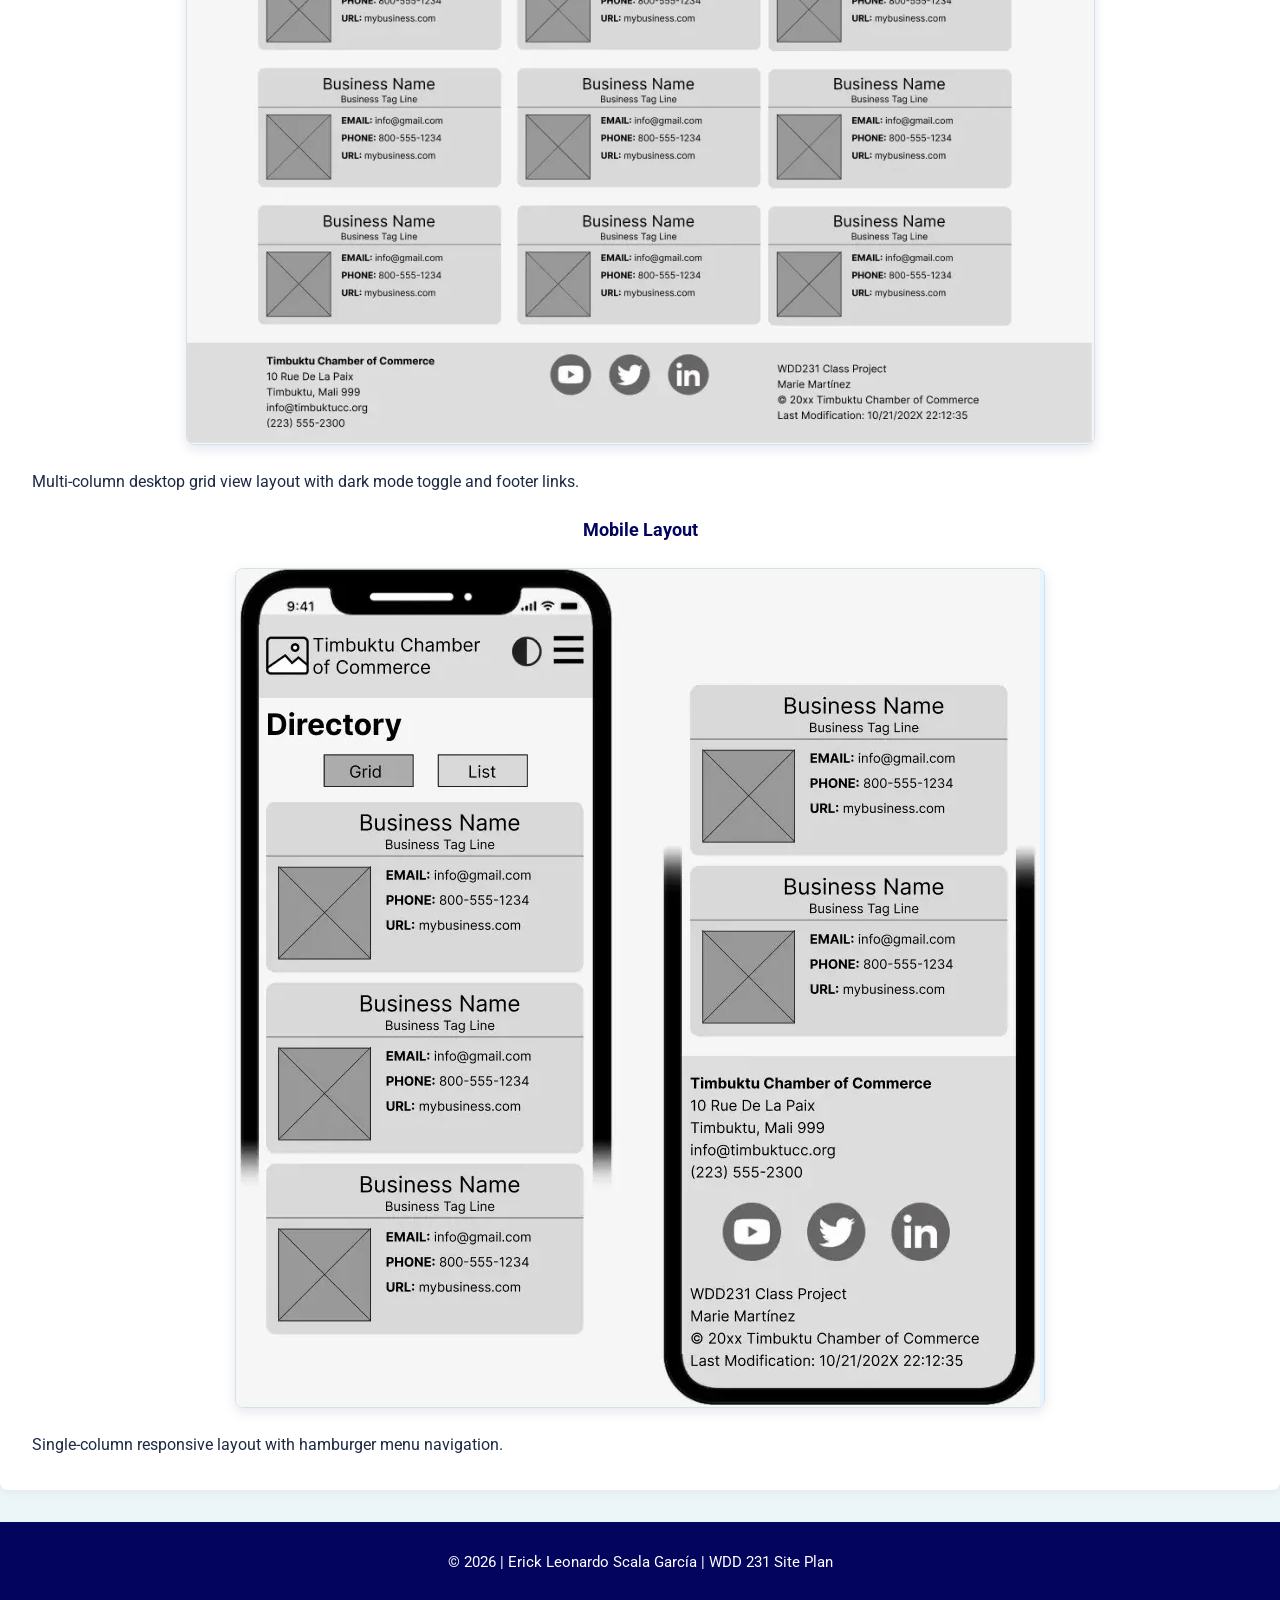
<file: chamber/siteplan.html>
<!DOCTYPE html>
<html lang="en">
<head>
  <meta charset="UTF-8">
  <meta name="viewport" content="width=device-width, initial-scale=1.0">
  <title>Chamber of Commerce Site Plan</title>
  
  <link rel="preconnect" href="https://fonts.googleapis.com">
  <link rel="preconnect" href="https://fonts.gstatic.com" crossorigin>
  <link href="https://fonts.googleapis.com/css2?family=Montserrat:wght@700;800&family=Roboto:wght@400;500;700&display=swap" rel="stylesheet">

  <!-- Hojas de estilo CSS -->
  <link rel="stylesheet" href="styles/small.css">
  <link rel="stylesheet" href="styles/siteplan.css">
  <link rel="stylesheet" href="styles/larger.css" media="screen and (min-width: 768px)">
</head>
<body>

<header>
  <h1>Chamber of Commerce Site Plan</h1>
  <p class="course-subtitle">WDD 231 Web Frontend Development I</p>
  <button id="theme-btn" aria-label="Toggle Theme">◐</button>
</header>

  <main>
  <section>
    <h2>Site Name</h2>
    <p><strong>Ureña Chamber of Commerce</strong></p>
  </section>

  <section>
    <h2>Site Purpose</h2>
    <p>This website serves as a strategic business hub for companies and entrepreneurs in Ureña. It aims to foster local economic growth, highlight cross-border commerce opportunities, support industrial and commercial sectors through an interactive business directory, and showcase community events and networking programs.</p>
  </section>

  <section>
    <h2>Target Market</h2>
    <p>Local business owners, industrial entrepreneurs, commercial managers, and visitors interested in trade within Ureña and surrounding border regions.</p>
  </section>

  <section>
    <h2>Site Goals</h2>
    <ul>
      <li>Improve member engagement by providing valuable business resources, networking events, and trade directory listings.</li>
      <li>Attract new commercial enterprises and promote sustainable economic growth in the Ureña region.</li>
      <li>Enhance the visibility and reputation of the Ureña Chamber of Commerce as a trusted leader in local commerce.</li>
    </ul>
  </section>

  <section>
    <h2>User Personas</h2>
    <ul>
      <li><strong>Small Business Owner (Maria)</strong>: Maria is a 35-year-old owner of a textile shop in Ureña. She seeks networking opportunities, marketing support, and commercial visibility to scale her business.</li>
      <li><strong>Corporate Executive (Diego)</strong>: Diego is a 47-year-old logistics executive. He looks for strategic partnerships, regional trade insights, and contacts with key business leaders in Ureña.</li>
      <li><strong>The New Resident / Visitor (Francisco)</strong>: Francisco recently moved to Ureña and wants to explore local commercial services, business directories, and upcoming community workshops.</li>
    </ul>
  </section>

  <section>
    <h2>Scenarios</h2>
    <ul>
      <li>A local shop owner wants to join the Ureña Chamber of Commerce to connect with suppliers. They visit the website to check membership tiers and apply online.</li>
      <li>A community member searches for upcoming regional business seminars. They browse the events calendar to register.</li>
      <li>An investor exploring opportunities in Ureña visits the site to review the business directory and local commercial background.</li>
    </ul>
  </section>

  <section>
    <h2>SEO Plan</h2>
    <ul>
      <li>Incorporate targeted keywords such as "Ureña trade", "Ureña businesses", and "Ureña Chamber of Commerce" in titles and page descriptions.</li>
      <li>Claim and verify the Chamber's profile on Google Business Profile.</li>
      <li>Establish backlinks with registered member business websites in Ureña to strengthen search authority.</li>
      <li>Embed Google Analytics across all pages to track visitor behavior and optimize site traffic.</li>
    </ul>
  </section>

  <!-- Sample Design Brief section showing side-by-side color swatches -->
    <section class="design-brief">
      <h2>Design Brief</h2>
      
      <h3>Color Palette</h3>
      <div class="color-palette">
        <div class="swatch dark-navy">Dark Navy<br>#03045E</div>
        <div class="swatch primary">Primary<br>#023E8A</div>
        <div class="swatch secondary">Secondary<br>#0077B6</div>
        <div class="swatch accent-1">Accent 1<br>#0096C7</div>
        <div class="swatch accent-2">Accent 2<br>#00B4D8</div>
        <div class="swatch background">Background<br>#ECF6F8</div>
      </div>

      <div class="typography">
        <h3>Typography</h3>
        <p><strong>Primary Font:</strong> Roboto / Arial (Clean, highly readable sans-serif font ideal for business and responsive web design).</p>
      </div>
    </section>
  </main>

  <section>
    <h2>Site Map</h2>
    <ul class="sitemap-list">
      <li>Home</li>
      <li>Discover</li>
      <li>Business Directory</li>
      <li>Join</li>
      <li class="draft">About</li>
      <li class="draft">Podcast</li>
      <li class="draft">Events</li>
    </ul>
  </section>

  <section>
    <h2>Wireframes</h2>
    
    <h3>Desktop Layout</h3>
    <figure>
      <picture>
        <source srcset="images/wireframe-desktop.webp" type="image/webp">
        <img src="images/wireframe-desktop.webp" alt="Desktop Wireframe Layout" class="wireframe-img">
      </picture>
      <figcaption>Multi-column desktop grid view layout with dark mode toggle and footer links.</figcaption>
    </figure>

    <h3>Mobile Layout</h3>
    <figure>
      <picture>
        <source srcset="images/wireframe-responsive.webp" type="image/webp">
        <img src="images/wireframe-responsive.webp" alt="Mobile Wireframe Layout" class="wireframe-img">
      </picture>
      <figcaption>Single-column responsive layout with hamburger menu navigation.</figcaption>
    </figure>
  </section>

  <footer>
    <p>&copy; <span id="year"></span> | Erick Leonardo Scala García | WDD 231 Site Plan</p>
  </footer>

  <script>
    document.querySelector("#year").textContent = new Date().getFullYear();
  </script>
</body>
</html>
</file>
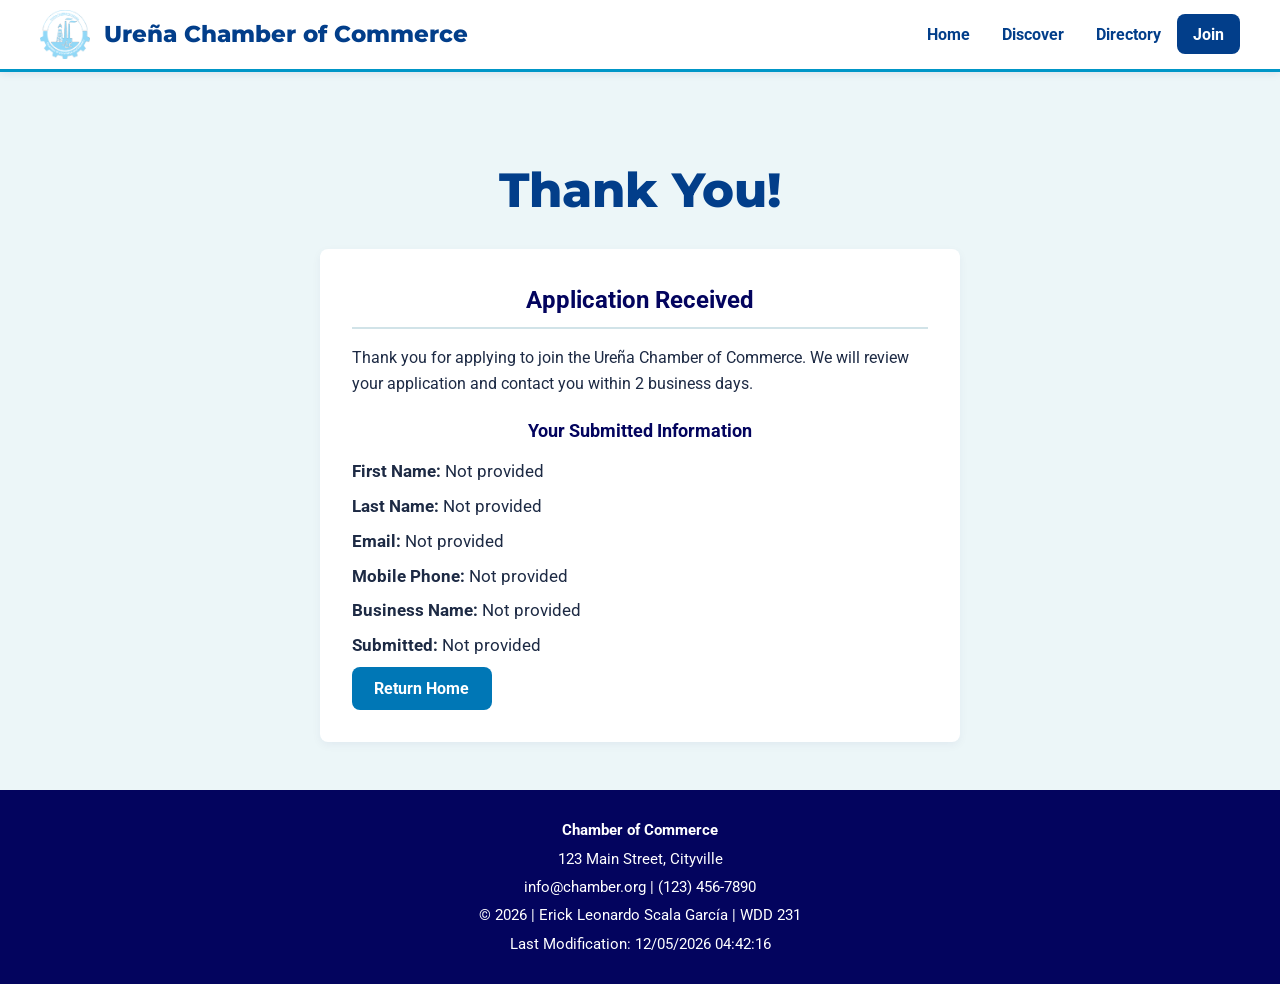
<file: chamber/thankyou.html>
<!DOCTYPE html>
<html lang="en">
<head>
  <meta charset="UTF-8">
  <meta name="viewport" content="width=device-width, initial-scale=1.0">
  <title>Thank You | Ureña Chamber of Commerce</title>
  <meta name="description" content="Thank you for applying to join the Ureña Chamber of Commerce.">
  <meta name="author" content="Erick Leonardo Scala García">

  <!-- Favicon -->
  <link rel="icon" href="favicon.ico" type="image/x-icon">

  <!-- Facebook Open Graph Meta Tags -->
  <meta property="og:title" content="Thank You | Ureña Chamber of Commerce">
  <meta property="og:type" content="website">
  <meta property="og:image" content="https://guifabri.github.io/wdd231/chamber/images/vanguard-consulting.webp">
  <meta property="og:url" content="https://guifabri.github.io/wdd231/chamber/thankyou.html">
  <meta property="og:description" content="Thank you for applying to join the Ureña Chamber of Commerce.">

  <link rel="preconnect" href="https://fonts.googleapis.com">
  <link rel="preconnect" href="https://fonts.gstatic.com" crossorigin>
  <link href="https://fonts.googleapis.com/css2?family=Montserrat:wght@700;800&family=Roboto:wght@400;500;700&display=swap" rel="stylesheet">

  <!-- CSS Stylesheets -->
  <link rel="stylesheet" href="styles/normalize.css">
  <link rel="stylesheet" href="styles/small.css">
  <link rel="stylesheet" href="styles/larger.css" media="(min-width: 640px)">

  <script src="scripts/navigation.js" defer></script>
  <script src="scripts/thankyou.js" defer></script>
</head>
<body>

  <header>
    <div class="header-top">
      <div class="brand">
        <img src="images/logo.svg" alt="Ureña Chamber of Commerce Logo">
        <span>Ureña Chamber of Commerce</span>
      </div>
      <button id="menuButton" aria-label="Open navigation menu" aria-expanded="false" aria-controls="primaryNav">&#9776;</button>
    </div>
    <nav class="navigation" aria-label="Primary Navigation">
      <ul id="primaryNav">
        <li><a href="index.html">Home</a></li>
        <li><a href="discover.html">Discover</a></li>
        <li><a href="directory.html">Directory</a></li>
        <li><a href="join.html" class="active">Join</a></li>
      </ul>
    </nav>
  </header>

  <main>
    <h1>Thank You!</h1>
    <section class="thankyou-card">
      <h2>Application Received</h2>
      <p>Thank you for applying to join the Ureña Chamber of Commerce. We will review your application and contact you within 2 business days.</p>
      <h3>Your Submitted Information</h3>
      <div id="results" aria-live="polite"></div>
      <p><a class="more-info" href="index.html">Return Home</a></p>
    </section>
  </main>

  <footer>
    <div class="footer-info">
      <p><strong>Chamber of Commerce</strong></p>
      <p>123 Main Street, Cityville</p>
      <p>info@chamber.org | (123) 456-7890</p>
    </div>
    <div class="footer-dev">
      <p>&copy; <span id="currentyear"></span> | Erick Leonardo Scala García | WDD 231</p>
      <p id="lastModified"></p>
    </div>
  </footer>

</body>
</html>
</file>
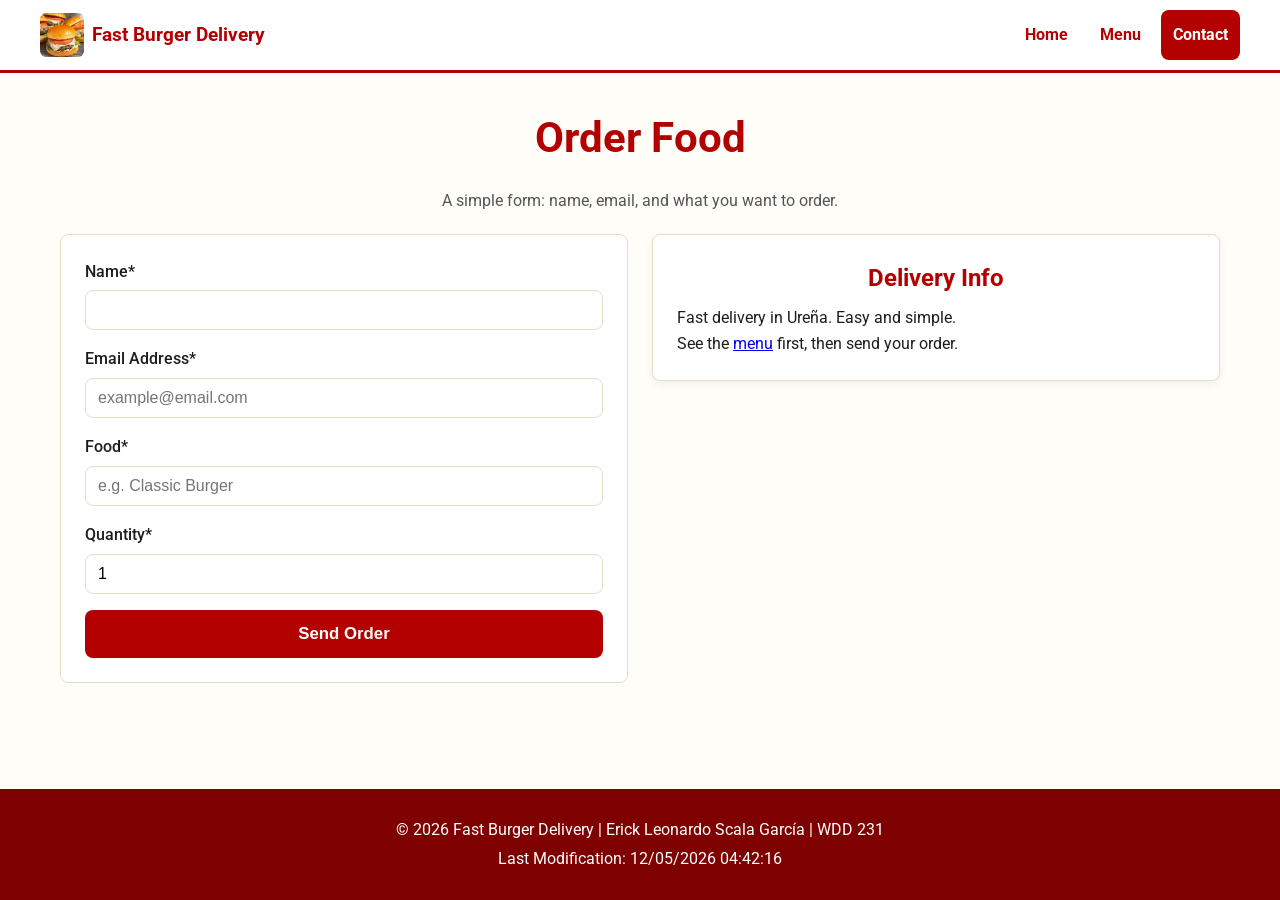
<file: finalproject/contact.html>
<!DOCTYPE html>
<html lang="en">
<head>
  <meta charset="UTF-8">
  <meta name="viewport" content="width=device-width, initial-scale=1.0">
  <title>Fast Burger Delivery | Contact and Fast Order Form</title>
  <meta name="description" content="Fast Burger Delivery contact: order fast food with a simple form, name, food and fast delivery.">
  <meta name="author" content="Erick Leonardo Scala García">
  <link rel="icon" href="favicon.ico" type="image/x-icon">
  <link rel="canonical" href="https://guifabri.github.io/wdd231/finalproject/contact.html">
  <meta property="og:site_name" content="Fast Burger Delivery">
  <meta property="og:locale" content="en_US">
  <meta property="og:type" content="website">
  <meta property="og:title" content="Fast Burger Delivery | Contact and Fast Order Form">
  <meta property="og:description" content="Fast Burger Delivery contact: order fast food with a simple form, name, food and fast delivery.">
  <meta property="og:url" content="https://guifabri.github.io/wdd231/finalproject/contact.html">
  <meta property="og:image" content="https://guifabri.github.io/wdd231/finalproject/images/burger-02.webp">
  <meta property="og:image:type" content="image/webp">
  <meta property="og:image:alt" content="Fast Burger Delivery burger order contact">
  <meta name="twitter:card" content="summary_large_image">
  <link rel="preconnect" href="https://fonts.googleapis.com">
  <link rel="preconnect" href="https://fonts.gstatic.com" crossorigin>
  <link href="https://fonts.googleapis.com/css2?family=Roboto:wght@400;500;700&display=swap" rel="stylesheet">
  <link rel="stylesheet" href="styles/small.css">
  <link rel="stylesheet" href="styles/larger.css" media="screen and (min-width: 641px)">
  <script src="scripts/main.js" defer></script>
</head>
<body>
  <header>
    <div class="header-top">
      <div class="brand">
        <img src="images/burger-01.webp" alt="Fast Burger Delivery logo" width="44" height="30">
        <span>Fast Burger Delivery</span>
      </div>
      <button id="menuButton" aria-label="Open navigation menu" aria-expanded="false" aria-controls="primaryNav">&#9776;</button>
    </div>
    <nav class="navigation" aria-label="Primary Navigation">
      <ul id="primaryNav">
        <li><a href="index.html">Home</a></li>
        <li><a href="menu.html">Menu</a></li>
        <li><a href="contact.html" class="active">Contact</a></li>
      </ul>
    </nav>
  </header>

  <main class="contact-main">
    <h1>Order Food</h1>
    <p class="contact-intro">A simple form: name, email, and what you want to order.</p>
    <div class="contact-layout">
      <form method="get" action="order-confirm.html" class="order-form">
        <label>Name*
          <input type="text" name="name" title="Your full name" autocomplete="name" required>
        </label>
        <label>Email Address*
          <input type="email" name="email" title="Your email address" autocomplete="email" placeholder="example@email.com" required>
        </label>
        <label>Food*
          <input type="text" name="food" title="Food you want to order" autocomplete="off" placeholder="e.g. Classic Burger" required>
        </label>
        <label>Quantity*
          <input type="number" name="quantity" title="Quantity to order" min="1" max="20" value="1" required>
        </label>
        <input type="hidden" name="timestamp" id="timestamp">
        <input type="submit" value="Send Order" class="submit-btn">
      </form>
      <aside class="contact-info" aria-label="Delivery info">
        <h2>Delivery Info</h2>
        <p>Fast delivery in Ureña. Easy and simple.</p>
        <p>See the <a href="menu.html">menu</a> first, then send your order.</p>
      </aside>
    </div>
  </main>

  <footer>
    <p>&copy; <span id="currentyear"></span> Fast Burger Delivery | Erick Leonardo Scala García | WDD 231</p>
    <p id="lastModified"></p>
  </footer>

</body>
</html>
</file>
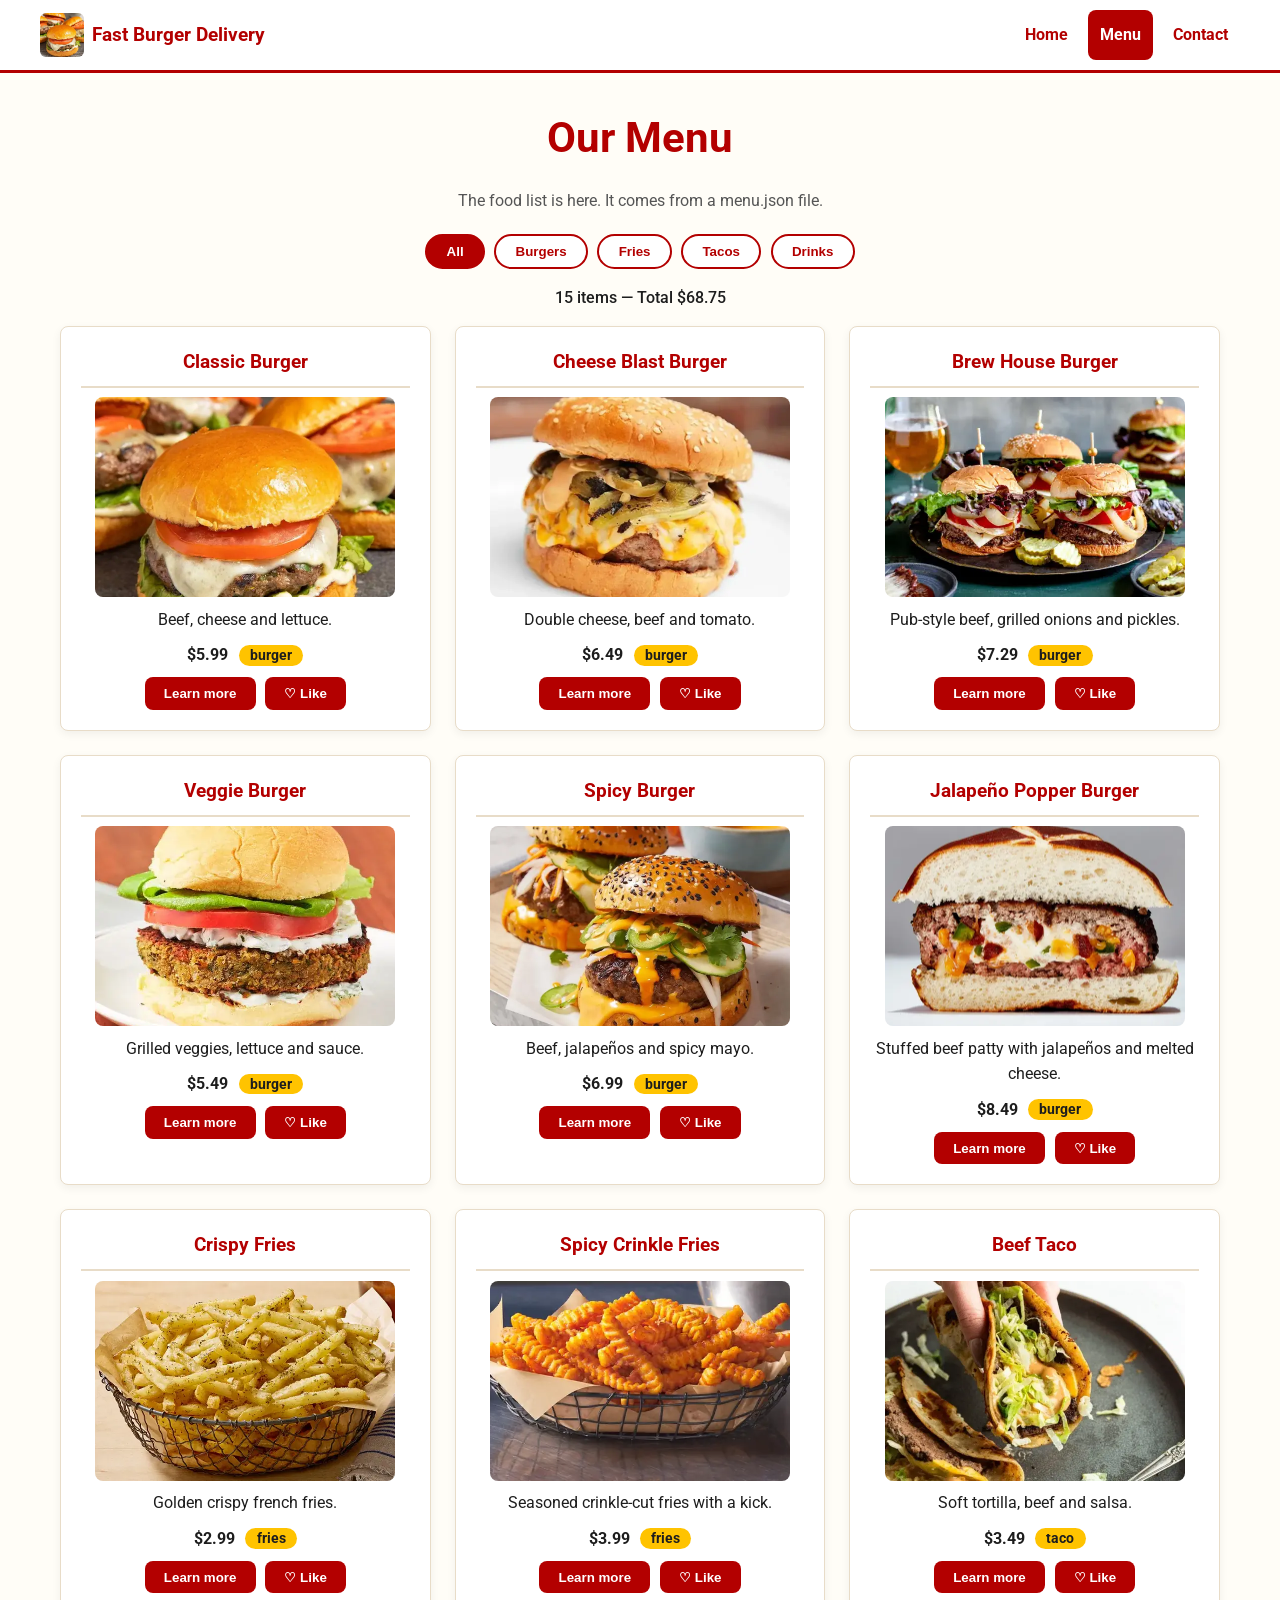
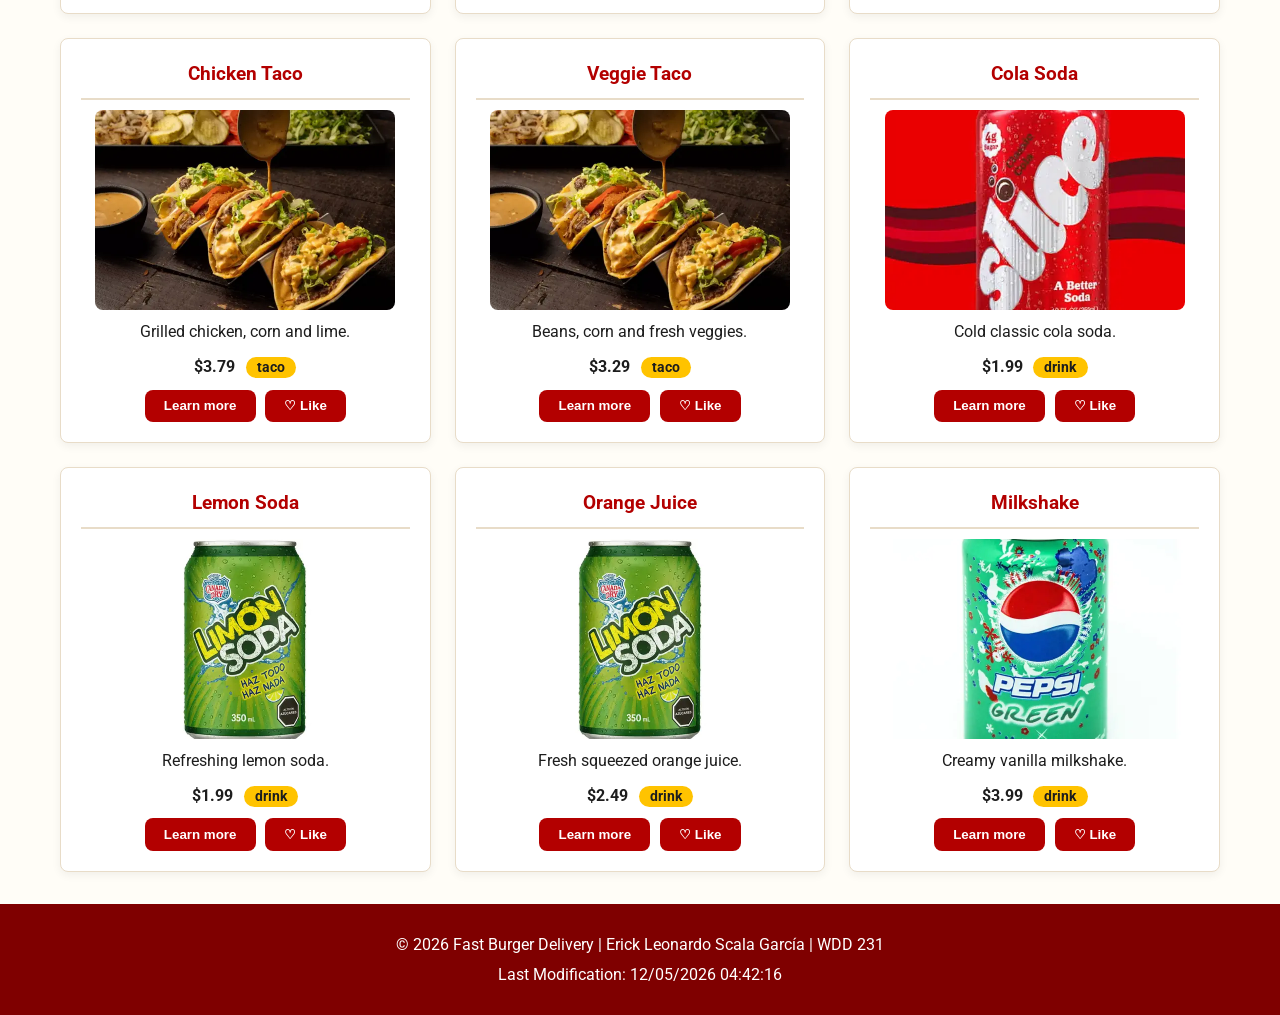
<file: finalproject/menu.html>
<!DOCTYPE html>
<html lang="en">
<head>
  <meta charset="UTF-8">
  <meta name="viewport" content="width=device-width, initial-scale=1.0">
  <title>Fast Burger Delivery | Full Menu Burgers Fries Tacos</title>
  <meta name="description" content="Fast Burger Delivery menu: explore 15 tasty burgers, fries, tacos and drinks with photos and prices.">
  <meta name="author" content="Erick Leonardo Scala García">
  <link rel="icon" href="favicon.ico" type="image/x-icon">
  <link rel="canonical" href="https://guifabri.github.io/wdd231/finalproject/menu.html">
  <meta property="og:site_name" content="Fast Burger Delivery">
  <meta property="og:locale" content="en_US">
  <meta property="og:type" content="website">
  <meta property="og:title" content="Fast Burger Delivery | Full Menu Burgers Fries Tacos">
  <meta property="og:description" content="Fast Burger Delivery menu: explore 15 tasty burgers, fries, tacos and drinks with photos and prices.">
  <meta property="og:url" content="https://guifabri.github.io/wdd231/finalproject/menu.html">
  <meta property="og:image" content="https://guifabri.github.io/wdd231/finalproject/images/burger-01.webp">
  <meta property="og:image:type" content="image/webp">
  <meta property="og:image:alt" content="Fast Burger Delivery classic burger photo">
  <meta name="twitter:card" content="summary_large_image">
  <link rel="preconnect" href="https://fonts.googleapis.com">
  <link rel="preconnect" href="https://fonts.gstatic.com" crossorigin>
  <link href="https://fonts.googleapis.com/css2?family=Roboto:wght@400;500;700&display=swap" rel="stylesheet">
  <link rel="stylesheet" href="styles/small.css">
  <link rel="stylesheet" href="styles/larger.css" media="screen and (min-width: 641px)">
  <script src="scripts/main.js" defer></script>
  <script type="module" src="scripts/menu.js"></script>
</head>
<body>
  <header>
    <div class="header-top">
      <div class="brand">
        <img src="images/burger-01.webp" alt="Fast Burger Delivery logo" width="44" height="30">
        <span>Fast Burger Delivery</span>
      </div>
      <button id="menuButton" aria-label="Open navigation menu" aria-expanded="false" aria-controls="primaryNav">&#9776;</button>
    </div>
    <nav class="navigation" aria-label="Primary Navigation">
      <ul id="primaryNav">
        <li><a href="index.html">Home</a></li>
        <li><a href="menu.html" class="active">Menu</a></li>
        <li><a href="contact.html">Contact</a></li>
      </ul>
    </nav>
  </header>

  <main class="menu-main">
    <h1>Our Menu</h1>
    <p class="menu-intro">The food list is here. It comes from a menu.json file.</p>
    <div class="filter-controls" role="group" aria-label="Menu filter controls">
      <button type="button" data-filter="all" class="active">All</button>
      <button type="button" data-filter="burger">Burgers</button>
      <button type="button" data-filter="fries">Fries</button>
      <button type="button" data-filter="taco">Tacos</button>
      <button type="button" data-filter="drink">Drinks</button>
    </div>
    <p id="menu-count" aria-live="polite"></p>
    <p id="menu-error" role="alert"></p>
    <div id="menu-grid" class="menu-grid" aria-live="polite"></div>
    <dialog id="item-dialog" aria-label="Food details"></dialog>
  </main>

  <footer>
    <p>&copy; <span id="currentyear"></span> Fast Burger Delivery | Erick Leonardo Scala García | WDD 231</p>
    <p id="lastModified"></p>
  </footer>
</body>
</html>
</file>
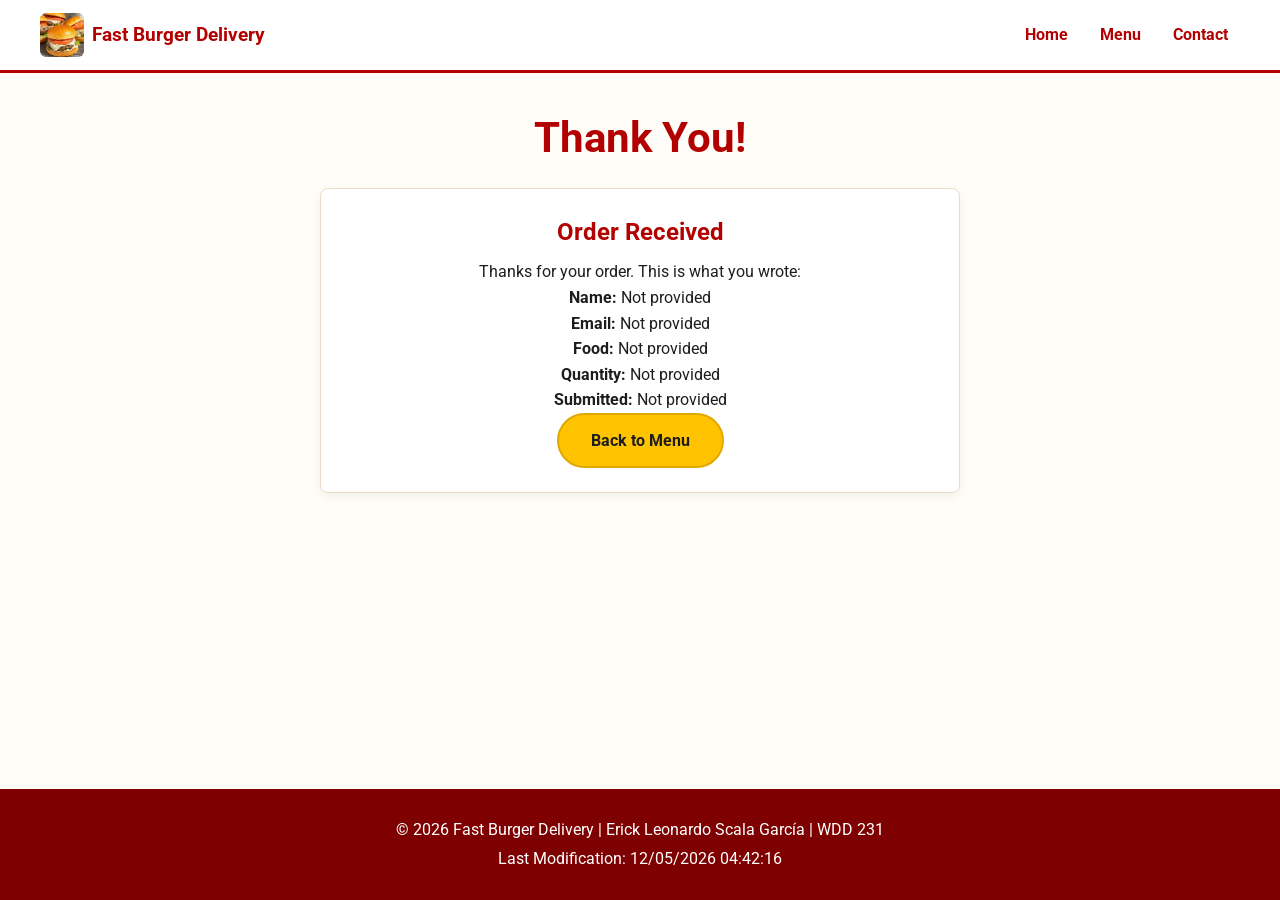
<file: finalproject/order-confirm.html>
<!DOCTYPE html>
<html lang="en">
<head>
  <meta charset="UTF-8">
  <meta name="viewport" content="width=device-width, initial-scale=1.0">
  <title>Fast Burger Delivery | Order Received Thank You Page</title>
  <meta name="description" content="Fast Burger Delivery order received: thank you, your fast food order details are confirmed here.">
  <meta name="author" content="Erick Leonardo Scala García">
  <link rel="icon" href="favicon.ico" type="image/x-icon">
  <link rel="canonical" href="https://guifabri.github.io/wdd231/finalproject/order-confirm.html">
  <meta property="og:site_name" content="Fast Burger Delivery">
  <meta property="og:locale" content="en_US">
  <meta property="og:type" content="website">
  <meta property="og:title" content="Fast Burger Delivery | Order Received Thank You Page">
  <meta property="og:description" content="Fast Burger Delivery order received: thank you, your fast food order details are confirmed here.">
  <meta property="og:url" content="https://guifabri.github.io/wdd231/finalproject/order-confirm.html">
  <meta property="og:image" content="https://guifabri.github.io/wdd231/finalproject/images/hero-burger.webp">
  <meta property="og:image:type" content="image/webp">
  <meta property="og:image:alt" content="Fast Burger Delivery tasty burger with fries">
  <meta name="twitter:card" content="summary_large_image">
  <link rel="preconnect" href="https://fonts.googleapis.com">
  <link rel="preconnect" href="https://fonts.gstatic.com" crossorigin>
  <link href="https://fonts.googleapis.com/css2?family=Roboto:wght@400;500;700&display=swap" rel="stylesheet">
  <link rel="stylesheet" href="styles/small.css">
  <link rel="stylesheet" href="styles/larger.css" media="screen and (min-width: 641px)">
  <script src="scripts/main.js" defer></script>
  <script src="scripts/order-confirm.js" defer></script>
</head>
<body>
  <header>
    <div class="header-top">
      <div class="brand">
        <img src="images/burger-01.webp" alt="Fast Burger Delivery logo" width="44" height="30">
        <span>Fast Burger Delivery</span>
      </div>
      <button id="menuButton" aria-label="Open navigation menu" aria-expanded="false" aria-controls="primaryNav">&#9776;</button>
    </div>
    <nav class="navigation" aria-label="Primary Navigation">
      <ul id="primaryNav">
        <li><a href="index.html">Home</a></li>
        <li><a href="menu.html">Menu</a></li>
        <li><a href="contact.html">Contact</a></li>
      </ul>
    </nav>
  </header>

  <main>
    <h1>Thank You!</h1>
    <section class="confirm-card">
      <h2>Order Received</h2>
      <p>Thanks for your order. This is what you wrote:</p>
      <div id="order-results" aria-live="polite"></div>
      <p><a class="cta" href="menu.html">Back to Menu</a></p>
    </section>
  </main>

  <footer>
    <p>&copy; <span id="currentyear"></span> Fast Burger Delivery | Erick Leonardo Scala García | WDD 231</p>
    <p id="lastModified"></p>
  </footer>
</body>
</html>
</file>
<file: styles/small.css>
/* ==========================================================================
   Base & Mobile-First Styles (small.css)
   Course: WDD 231 - Web Frontend Development I
   Student: Erick Scala
   ========================================================================== */

:root {
  /* User-defined palette (Cool Slate & Navy Blue) */
  --color1: #EAF2F8; /* Soft ice blue */
  --color2: #C9DCE8; /* Pastel sky blue */
  --color3: #8AA9C4; /* Muted slate blue */
  --color4: #3E5C76; /* Deep steel blue */
  --color5: #1D2D44; /* Midnight navy */

  /* Accessible high-contrast typography & structural accents */
  --color-dark: #1D2D44;
  --color-dark-hover: #293d5c;
  --color-text-main: #1D2D44;
  --color-text-muted: #3E5C76;
  --color-border: #8AA9C4;

  /* Completed course indicators */
  --color-completed-bg: #3E5C76;
  --color-completed-text: #FFFFFF;
  --color-completed-border: #1D2D44;

  /* Font settings */
  --font-family: 'Roboto', -apple-system, BlinkMacSystemFont, 'Segoe UI', Arial, sans-serif;
  --border-radius: 6px;
  --transition: all 0.25s ease-in-out;
}

* {
  box-sizing: border-box;
  margin: 0;
  padding: 0;
}

body {
  font-family: var(--font-family);
  background-color: var(--color1);
  color: var(--color-text-main);
  line-height: 1.6;
  min-height: 100vh;
  display: flex;
  flex-direction: column;
  overflow-x: hidden;
}

/* ==========================================================================
   Header Component
   ========================================================================== */
header {
  background-color: #FFFFFF;
  border-bottom: 1px solid var(--color2);
  width: 100%;
}

.header-top {
  display: flex;
  align-items: center;
  justify-content: space-between;
  padding: 0.75rem 1rem;
  max-width: 1200px;
  margin: 0 auto;
}

.branding {
  display: flex;
  align-items: center;
  gap: 0.75rem;
  text-decoration: none;
  color: var(--color-dark);
}

.branding img {
  width: 44px;
  height: 44px;
  display: block;
}

.branding span {
  font-size: 1.25rem;
  font-weight: 700;
  letter-spacing: 0.5px;
}

/* Hamburger button for mobile */
#menuButton {
  display: block;
  background: transparent;
  border: 2px solid var(--color-dark);
  color: var(--color-dark);
  border-radius: var(--border-radius);
  width: 44px;
  height: 44px;
  font-size: 1.5rem;
  cursor: pointer;
  line-height: 1;
  padding: 0;
  transition: var(--transition);
}

#menuButton:hover,
#menuButton:focus-visible {
  background-color: var(--color2);
  outline: 2px solid var(--color-dark);
}

/* ==========================================================================
   Navigation Component
   ========================================================================== */
nav {
  background-color: var(--color-dark);
  width: 100%;
}

.nav-menu {
  list-style: none;
  display: none;
  flex-direction: column;
  width: 100%;
  margin: 0;
  padding: 0;
}

/* Toggled open on mobile */
.nav-menu.open {
  display: flex;
}

.nav-menu li {
  width: 100%;
  border-bottom: 1px solid var(--color4);
}

.nav-menu li:last-child {
  border-bottom: none;
}

.nav-menu a {
  display: block;
  color: var(--color1);
  text-decoration: none;
  padding: 0.85rem 1.25rem;
  font-weight: 500;
  font-size: 1.05rem;
  transition: background-color 0.2s ease, color 0.2s ease;
}

.nav-menu a:hover,
.nav-menu a:focus-visible {
  background-color: var(--color4);
  color: #FFFFFF;
}

.nav-menu a.active {
  background-color: var(--color4);
  color: #FFFFFF;
  font-weight: 700;
}

/* ==========================================================================
   Main Content Component
   ========================================================================== */
main {
  flex: 1;
  max-width: 1200px;
  width: 100%;
  margin: 0 auto;
  padding: 1.25rem 1rem 2rem;
  display: flex;
  flex-direction: column;
  gap: 1.5rem;
}

h1 {
  font-size: 1.85rem;
  color: var(--color-dark);
  margin-bottom: 0.25rem;
  font-weight: 700;
  text-align: center;
}

/* Card Structure matching the wireframe/screenshots */
.card {
  background-color: #FFFFFF;
  border: 1px solid var(--color2);
  border-radius: var(--border-radius);
  overflow: hidden;
  box-shadow: 0 2px 6px rgba(29, 45, 68, 0.08);
}

.card h2 {
  background-color: var(--color-dark);
  color: #FFFFFF;
  font-size: 1.2rem;
  font-weight: 700;
  text-align: center;
  padding: 0.65rem 1rem;
  letter-spacing: 0.5px;
}

.card-body {
  padding: 1.25rem;
}

/* About Me section */
.about-card p {
  margin-bottom: 0.85rem;
  font-size: 1rem;
  line-height: 1.65;
  color: var(--color-text-main);
}

.about-card p:last-child {
  margin-bottom: 0;
}

/* Student Photo section */
.photo-card .card-body {
  display: flex;
  justify-content: center;
  align-items: center;
  padding: 1.5rem;
  background-color: var(--color1);
}

.photo-card img {
  max-width: 240px;
  width: 100%;
  height: auto;
  aspect-ratio: 335 / 745;
  object-fit: contain;
  border-radius: var(--border-radius);
  border: 1px solid var(--color3);
  background-color: #FFFFFF;
  box-shadow: 0 4px 8px rgba(29, 45, 68, 0.12);
}

/* ==========================================================================
   Courses Section & Filtering
   ========================================================================== */
.filter-controls {
  display: flex;
  justify-content: center;
  gap: 0.75rem;
  margin-bottom: 1.25rem;
  flex-wrap: wrap;
}

.filter-btn {
  flex: 1 1 80px;
  max-width: 140px;
  background-color: var(--color2);
  border: 1px solid var(--color3);
  color: var(--color-dark);
  font-family: inherit;
  font-size: 1rem;
  font-weight: 700;
  padding: 0.55rem 1rem;
  border-radius: var(--border-radius);
  cursor: pointer;
  transition: var(--transition);
}

.filter-btn:hover,
.filter-btn:focus-visible {
  background-color: var(--color3);
  color: #FFFFFF;
  border-color: var(--color-dark);
}

.filter-btn.active {
  background-color: var(--color-dark);
  color: #FFFFFF;
  border-color: var(--color-dark);
}

/* Course Cards Container */
.course-container {
  display: flex;
  flex-direction: column;
  gap: 0.75rem;
  margin-bottom: 1rem;
}

.course-pill {
  background-color: var(--color1);
  border: 1px solid var(--color2);
  color: var(--color-dark);
  padding: 0.85rem 1rem;
  border-radius: var(--border-radius);
  font-weight: 700;
  text-align: center;
  transition: var(--transition);
  display: flex;
  flex-direction: column;
  align-items: center;
  justify-content: center;
  gap: 0.25rem;
  box-shadow: 0 1px 3px rgba(29, 45, 68, 0.06);
}

.course-pill .course-code {
  font-size: 1.1rem;
  display: flex;
  align-items: center;
  gap: 0.4rem;
}

.course-pill .course-title {
  font-size: 0.85rem;
  font-weight: 500;
  color: var(--color-dark);
}

/* Visual differentiation for completed courses */
.course-pill.completed {
  background-color: var(--color-completed-bg);
  border-color: var(--color-completed-border);
  color: var(--color-completed-text);
}

.course-pill.completed .course-title,
.course-pill.completed .status-badge {
  color: #FFFFFF;
  font-size: 0.85rem;
  font-weight: 700;
}

.course-pill:not(.completed) .status-badge {
  font-size: 0.85rem;
  font-weight: 700;
  color: var(--color-dark);
}

/* Total credits statement */
.total-credits {
  text-align: center;
  font-size: 1.05rem;
  font-weight: 700;
  color: var(--color-dark);
  padding: 0.75rem 0.5rem 0;
  border-top: 1px solid var(--color2);
}

/* ==========================================================================
   Latter-day Prophets Cards Grid Component
   ========================================================================== */
#cards {
  display: grid;
  grid-template-columns: repeat(auto-fit, minmax(300px, 1fr));
  gap: 1.25rem;
  padding: 0.5rem 0;
}

#cards section {
  background-color: #FFFFFF;
  border: 1px solid var(--color2);
  border-radius: var(--border-radius);
  padding: 1.25rem;
  text-align: center;
  box-shadow: 0 2px 6px rgba(29, 45, 68, 0.08);
  display: flex;
  flex-direction: column;
  align-items: center;
  min-height: 420px; /* Previene el colapso visual inicial del layout */
}

#cards section h2 {
  color: var(--color-dark);
  margin-bottom: 0.75rem;
  font-size: 1.3rem;
  font-weight: 700;
}

#cards section p {
  margin: 0.25rem 0;
  color: var(--color-text-muted);
  font-size: 0.95rem;
}

#cards section img {
  width: 100%;
  max-width: 280px;
  height: auto;
  aspect-ratio: 340 / 440; /* Mantiene la reserva de espacio de la imagen previendo el desplazamiento */
  background-color: var(--color1);
  border-radius: var(--border-radius);
  margin-top: 1rem;
  box-shadow: 0 4px 8px rgba(29, 45, 68, 0.12);
  border: 1px solid var(--color3);
}

/* ==========================================================================
   Footer Component
   ========================================================================== */
footer {
  background-color: var(--color2);
  border-top: 1px solid var(--color3);
  padding: 1.75rem 1rem 1.5rem;
  text-align: center;
  margin-top: auto;
}

.footer-content {
  max-width: 1200px;
  margin: 0 auto;
  display: flex;
  flex-direction: column;
  align-items: center;
  gap: 0.85rem;
}

.social-links {
  display: flex;
  justify-content: center;
  align-items: center;
  gap: 1.25rem;
  margin-bottom: 0.25rem;
}

.social-links a {
  color: var(--color-dark);
  display: inline-flex;
  align-items: center;
  justify-content: center;
  width: 44px;
  height: 44px;
  border-radius: 50%;
  transition: var(--transition);
}

.social-links a:hover,
.social-links a:focus-visible {
  color: #FFFFFF;
  transform: translateY(-2px);
  background-color: var(--color4);
}

.social-links svg {
  width: 28px;
  height: 28px;
  fill: currentColor;
}

footer p {
  font-size: 0.95rem;
  color: var(--color-text-main);
  line-height: 1.5;
}

#lastModified {
  font-size: 0.88rem;
  color: var(--color-text-muted);
}
</file>
<file: styles/larger.css>
/* ==========================================================================
   Responsive Desktop Styles (larger.css)
   Course: WDD 231 - Web Frontend Development I
   Student: Erick Scala
   ========================================================================== */

@media screen and (min-width: 768px) {
  /* Hide the mobile hamburger button */
  #menuButton {
    display: none;
  }

  /* Desktop Navigation Bar */
  .header-top {
    padding: 1rem 2rem;
  }

  nav {
    display: block;
  }

  .nav-menu {
    display: flex;
    flex-direction: row;
    max-width: 1200px;
    margin: 0 auto;
    padding: 0 1rem;
    width: auto;
  }

  .nav-menu li {
    width: auto;
    border-bottom: none;
  }

  .nav-menu a {
    padding: 0.9rem 1.75rem;
    font-size: 1rem;
    border-bottom: 3px solid transparent;
  }

  .nav-menu a:hover,
  .nav-menu a:focus-visible {
    background-color: var(--color-dark-hover);
    color: #FFFFFF;
  }

  .nav-menu a.active {
    background-color: var(--color4);
    color: #FFFFFF;
    border-bottom: 3px solid var(--color2);
  }

  /* Desktop Main Layout */
  main {
    padding: 2rem 2rem 3rem;
    display: grid;
    grid-template-columns: 2fr 1fr;
    grid-template-rows: auto auto auto;
    gap: 1.75rem;
    align-items: stretch;
  }

  h1 {
    grid-column: 1 / -1;
    font-size: 2.25rem;
    margin-bottom: 0;
  }

  .about-card {
    grid-column: 1 / 2;
    display: flex;
    flex-direction: column;
  }

  .about-card .card-body {
    flex: 1;
    display: flex;
    flex-direction: column;
    justify-content: center;
    font-size: 1.05rem;
  }

  .photo-card {
    grid-column: 2 / 3;
    display: flex;
    flex-direction: column;
  }

  .photo-card .card-body {
    flex: 1;
    padding: 1.25rem;
  }

  .photo-card img {
    max-width: 200px;
  }

  /* Courses section spans full width */
  .courses-card {
    grid-column: 1 / -1;
  }

  .filter-controls {
    gap: 1.25rem;
    margin-bottom: 1.5rem;
  }

  .filter-btn {
    flex: 0 0 160px;
    padding: 0.65rem 1.25rem;
  }

  /* Course cards in 3 columns */
  .course-container {
    display: grid;
    grid-template-columns: repeat(3, 1fr);
    gap: 1.25rem;
    margin-bottom: 1.5rem;
  }

  .course-pill {
    padding: 1.1rem 1rem;
    font-size: 1.15rem;
  }

  .total-credits {
    font-size: 1.15rem;
    padding-top: 1rem;
  }

  /* ==========================================================================
     Prophets Page Adjustments (Desktop)
     ========================================================================== */
  
  /* Permite que el contenedor de tarjetas ocupe todo el ancho del main */
  #cards {
    grid-column: 1 / -1;
    display: grid;
    grid-template-columns: repeat(3, 1fr);
    gap: 1.5rem;
  }

  /* Footer adjustments */
  footer {
    padding: 2.25rem 2rem 2rem;
  }

  .social-links {
    gap: 1.75rem;
  }
}

@media screen and (min-width: 1024px) {
  .photo-card img {
    max-width: 220px;
  }
  
  .about-card .card-body p {
    font-size: 1.08rem;
  }
}
</file>
<file: finalproject/styles/small.css>
:root {
  --red-dark: #B30000;
  --red-darker: #7F0000;
  --yellow: #FFC300;
  --yellow-dark: #E0A800;
  --text: #1D1D1D;
  --muted: #555555;
  --bg: #FFFDF7;
  --card: #FFFFFF;
  --border: #E8DCC8;
  --radius: 8px;
}
* { box-sizing: border-box; margin: 0; padding: 0; }
body { font-family: 'Roboto', Arial, sans-serif; background: var(--bg); color: var(--text); line-height: 1.6; min-height: 100vh; display: flex; flex-direction: column; }
header { background: var(--card); border-bottom: 3px solid var(--red-dark); padding: 0.6rem 1rem; display: flex; flex-direction: column; align-items: center; gap: 0.45rem; }
.header-top { display: flex; align-items: center; justify-content: space-between; width: 100%; gap: 0.5rem; }
.brand { display: flex; align-items: center; gap: 0.5rem; }
.brand img { width: 44px; height: auto; border-radius: 6px; }
.brand span { font-weight: 700; font-size: 1.2rem; color: var(--red-dark); }
#menuButton { display: block; background: transparent; border: 2px solid var(--red-dark); color: var(--red-dark); border-radius: var(--radius); width: 44px; height: 44px; font-size: 1.5rem; cursor: pointer; }
#menuButton:hover, #menuButton:focus-visible { background: var(--red-dark); color: #fff; outline: 2px solid var(--red-dark); outline-offset: 2px; }
.navigation { width: 100%; }
.navigation ul { list-style: none; display: none; flex-direction: column; width: 100%; }
.navigation.open ul { display: flex; }
.navigation a { display: block; text-align: center; text-decoration: none; color: var(--red-dark); font-weight: 700; padding: 0.75rem; border-radius: var(--radius); }
.navigation a:hover, .navigation a.active { background: var(--red-dark); color: #fff; }
main { flex: 1; width: 100%; max-width: 1200px; margin: 0 auto; padding: 2rem 1.25rem; }
main h1 { text-align: center; color: var(--red-dark); margin-bottom: 1rem; font-size: 2rem; }
.hero { position: relative; border-radius: var(--radius); overflow: hidden; margin-bottom: 2rem; background: var(--red-darker); }
.hero img { width: 100%; height: auto; aspect-ratio: 16 / 9; object-fit: cover; display: block; }
.hero::after { content: ''; position: absolute; inset: 0; background: linear-gradient(180deg, rgba(0,0,0,0.25), rgba(0,0,0,0.65)); }
.hero-content { position: absolute; inset: 0; z-index: 1; display: flex; flex-direction: column; align-items: center; justify-content: center; text-align: center; color: #fff; padding: 1.5rem; gap: 0.75rem; }
.hero-content h2 { color: #fff; font-size: 1.6rem; }
.cta { display: inline-block; background: var(--yellow); color: var(--text); font-weight: 700; text-decoration: none; padding: 0.8rem 2rem; border-radius: 50px; border: 2px solid var(--yellow-dark); }
.cta:hover, .cta:focus-visible { background: var(--yellow-dark); outline: 2px solid var(--text); outline-offset: 2px; }
.cta.secondary { margin-top: 0.5rem; }
.home-grid { display: grid; grid-template-columns: 1fr; gap: 1.5rem; }
.home-grid section, .contact-info, .confirm-card { background: var(--card); border: 1px solid var(--border); border-radius: var(--radius); padding: 1.5rem; box-shadow: 0 3px 10px rgba(0,0,0,0.06); }
.home-grid h2, .contact-info h2, .confirm-card h2 { color: var(--red-dark); margin-bottom: 0.5rem; text-align: center; }
.menu-intro, .contact-intro { text-align: center; color: var(--muted); margin-bottom: 1.25rem; }
.filter-controls { display: flex; flex-wrap: wrap; justify-content: center; gap: 0.6rem; margin-bottom: 1rem; }
.filter-controls button { background: #fff; border: 2px solid var(--red-dark); color: var(--red-dark); font-weight: 700; border-radius: 50px; padding: 0.5rem 1.2rem; cursor: pointer; }
.filter-controls button.active, .filter-controls button:hover { background: var(--red-dark); color: #fff; }
#menu-count { text-align: center; font-weight: 500; margin-bottom: 1rem; }
#menu-error { text-align: center; color: var(--red-dark); font-weight: 700; }
.menu-grid { display: grid; grid-template-columns: 1fr; gap: 1.5rem; grid-template-areas: "c1" "c2" "c3" "c4" "c5" "c6" "c7" "c8" "c9" "c10" "c11" "c12" "c13" "c14" "c15"; }
.menu-card { background: var(--card); border: 1px solid var(--border); border-radius: var(--radius); padding: 1.25rem; display: flex; flex-direction: column; gap: 0.6rem; box-shadow: 0 3px 10px rgba(0,0,0,0.06); }
.menu-card h2 { color: var(--red-dark); font-size: 1.2rem; text-align: center; border-bottom: 2px solid var(--border); padding-bottom: 0.5rem; }
.menu-card figure { margin: 0; }
.menu-card img { width: 100%; max-width: 300px; height: auto; aspect-ratio: 3 / 2; object-fit: cover; border-radius: var(--radius); margin: 0 auto; display: block; }
.menu-desc { text-align: center; }
.menu-price { text-align: center; }
.menu-cat { background: var(--yellow); color: var(--text); font-size: 0.85rem; font-weight: 700; border-radius: 50px; padding: 0.15rem 0.7rem; margin-left: 0.4rem; }
.menu-actions { display: flex; justify-content: center; gap: 0.6rem; flex-wrap: wrap; }
.menu-actions button { background: var(--red-dark); color: #fff; border: none; border-radius: var(--radius); font-weight: 700; padding: 0.55rem 1.2rem; cursor: pointer; }
.menu-actions button:hover, .menu-actions button:focus-visible { background: var(--red-darker); outline: 2px solid var(--red-darker); outline-offset: 2px; }
dialog { border: 1px solid var(--border); border-radius: var(--radius); padding: 1.75rem; max-width: 420px; width: calc(100% - 2rem); }
dialog::backdrop { background: rgba(0, 0, 0, 0.6); }
dialog h2 { color: var(--red-dark); text-align: center; margin-bottom: 0.5rem; }
dialog img { width: 100%; max-width: 300px; height: auto; border-radius: var(--radius); display: block; margin: 0.5rem auto; }
dialog p { margin: 0.4rem 0; }
.close-modal { display: block; margin: 1rem auto 0; background: var(--red-dark); color: #fff; border: none; border-radius: var(--radius); font-weight: 700; padding: 0.6rem 2rem; cursor: pointer; }
.contact-layout { display: grid; grid-template-columns: 1fr; gap: 1.5rem; align-items: start; }
.order-form { background: var(--card); border: 1px solid var(--border); border-radius: var(--radius); padding: 1.5rem; display: flex; flex-direction: column; gap: 1rem; }
.order-form label { display: block; font-weight: 500; }
.order-form input[type="text"], .order-form input[type="email"], .order-form input[type="number"] { display: block; width: 100%; margin-top: 0.35rem; padding: 0.65rem 0.75rem; font-size: 1rem; border: 1px solid var(--border); border-radius: var(--radius); }
.order-form input:focus-visible { outline: 2px solid var(--red-dark); outline-offset: 1px; }
.submit-btn { background: var(--red-dark); color: #fff; border: none; border-radius: var(--radius); font-weight: 700; font-size: 1.05rem; padding: 0.85rem; cursor: pointer; }
.submit-btn:hover, .submit-btn:focus-visible { background: var(--red-darker); outline: 2px solid var(--red-darker); outline-offset: 2px; }
.confirm-card { max-width: 640px; margin: 0 auto; text-align: center; }
#order-results p, #menu-grid p { overflow-wrap: break-word; }
footer { background: var(--red-darker); color: #fff; text-align: center; padding: 1.5rem 1rem; margin-top: auto; }
footer a { color: var(--yellow); font-weight: 700; }
footer p { margin: 0.25rem 0; }
</file>
<file: finalproject/styles/larger.css>
@media screen and (min-width: 641px) {
  .home-grid { grid-template-columns: 1fr 1fr; }
  .menu-grid { grid-template-columns: 1fr 1fr; grid-template-areas: "c1 c2" "c3 c4" "c5 c6" "c7 c8" "c9 c10" "c11 c12" "c13 c14" "c15 c15"; }
  .contact-layout { grid-template-columns: 1fr 1fr; }
  .hero img { aspect-ratio: 16 / 7; }
  .menu-card img { transition: transform 0.25s ease, box-shadow 0.25s ease; }
  .menu-card img:hover { transform: scale(1.04); box-shadow: 0 8px 20px rgba(0,0,0,0.25); }
}

@media screen and (min-width: 1025px) {
  header { flex-direction: row; justify-content: space-between; padding: 0.65rem 2.5rem; }
  .header-top { width: auto; }
  #menuButton { display: none; }
  .navigation { width: auto; }
  .navigation ul { display: flex; flex-direction: row; gap: 0.5rem; }
  main h1 { font-size: 2.6rem; }
  .menu-grid { grid-template-columns: 1fr 1fr 1fr; grid-template-areas: "c1 c2 c3" "c4 c5 c6" "c7 c8 c9" "c10 c11 c12" "c13 c14 c15"; }
  .hero img { aspect-ratio: 21 / 8; }
}
</file>
<file: chamber/styles/small.css>
:root { --dark-navy: #03045E; --primary-color: #023E8A; --secondary-color: #0077B6; --accent-1: #0096C7; --accent-2: #00B4D8; --bg-color: #ECF6F8; --light-bg: #F8F9FA; --card-bg: #FFFFFF; --text-dark: #1D2A44; --text-muted: #555555; --border-color: #D1E3E8; --font-main: 'Roboto', Arial, sans-serif; --font-heading: 'Montserrat', sans-serif; --border-radius: 8px; --transition: all 0.25s ease-in-out; }
* { box-sizing: border-box; margin: 0; padding: 0; }
body { font-family: var(--font-main); background-color: var(--bg-color); color: var(--text-dark); line-height: 1.6; min-height: 100vh; display: flex; flex-direction: column; }
section { padding: 2rem; margin-bottom: 2rem; box-shadow: 0 3px 10px rgba(3, 4, 94, 0.05); }
section h2, section h3 { font-family: var(--font-main); color: var(--dark-navy); text-align: center; }
section h2 { font-size: 1.5rem; font-weight: 700; margin-bottom: 1rem; border-bottom: 2px solid var(--border-color); padding-bottom: 0.5rem; }
section h3 { font-size: 1.15rem; margin: 1.25rem 0 0.75rem 0; }
section img { display: block; margin: 1.5rem auto; max-width: 100%; height: auto; border-radius: var(--border-radius); border: 1px solid var(--border-color); box-shadow: 0 4px 12px rgba(3, 4, 94, 0.1); }
footer { background-color: var(--dark-navy); color: #ffffff; text-align: center; padding: 1.5rem; margin-top: auto; font-size: 0.95rem; }
footer p { margin: 0.25rem 0; }
header { width: 100%; background-color: var(--card-bg); padding: 0.6rem 1rem; display: flex; flex-direction: column; align-items: center; justify-content: center; text-align: center; gap: 0.45rem; border-bottom: 3px solid var(--accent-1); box-shadow: 0 2px 8px rgba(3, 4, 94, 0.08); }
.brand { display: flex; flex-direction: row; align-items: center; justify-content: center; text-align: center; gap: 0.5rem; text-decoration: none; }
.brand img { width: 42px; height: auto; }
.brand h1, .brand span { font-family: var(--font-heading, var(--font-main)); font-size: 1.2rem; font-weight: 800; color: var(--primary-color); line-height: 1.2; }
.header-top { display: flex; align-items: center; justify-content: space-between; width: 100%; gap: 0.5rem; }
#menuButton { display: block; background: transparent; border: 2px solid var(--primary-color); color: var(--primary-color); border-radius: var(--border-radius); width: 44px; height: 44px; font-size: 1.5rem; line-height: 1; cursor: pointer; padding: 0; flex-shrink: 0; transition: var(--transition); }
#menuButton:hover, #menuButton:focus-visible { background-color: var(--primary-color); color: #ffffff; outline: 2px solid var(--primary-color); outline-offset: 2px; }
.navigation { width: 100%; }
nav ul, .navigation ul { list-style: none; display: none; flex-direction: column; width: 100%; padding: 0; margin: 0; gap: 0; }
.navigation.open ul { display: flex; }
.navigation li { width: 100%; }
nav a, nav a:visited { display: block; text-align: center; text-decoration: none; color: var(--primary-color); font-weight: 700; font-size: 1rem; padding: 0.75rem 0.8rem; border-radius: var(--border-radius); transition: var(--transition); }
nav a:hover, nav a.active { background-color: var(--primary-color); color: #ffffff; }
main { flex: 1; max-width: 1400px; width: 100%; margin: 0 auto; padding: 2rem 1.5rem; }
main h1 { font-family: var(--font-heading); font-size: 2.4rem; color: var(--primary-color); text-align: center; margin-bottom: 1.25rem; font-weight: 800; }
.views { display: flex; justify-content: center; gap: 1rem; margin-bottom: 2rem; }
.views button, .submit-btn, .more-info, .close-modal { font-weight: 700; border-radius: var(--border-radius); color: #fff; }
.views button, .submit-btn, .close-modal { border: none; cursor: pointer; }
.views button, .submit-btn, .more-info { transition: var(--transition); }
.views button { background-color: var(--secondary-color); padding: 0.7rem 1.85rem; font-size: 1.05rem; }
.views button.active, .views button:hover { background-color: var(--primary-color); box-shadow: 0 2px 6px rgba(0, 0, 0, 0.15); }
section, .join-form fieldset, #members.grid .member-card, #members.list .member-card, .spotlight-grid .member-card { background-color: var(--card-bg); border-radius: var(--border-radius); }
#members.grid { display: grid; grid-template-columns: 1fr; gap: 1.75rem; }
#members.grid .member-card, .spotlight-grid .member-card { padding: 1.5rem; box-shadow: 0 3px 10px rgba(0, 0, 0, 0.08); }
#members.grid .member-card { display: flex; flex-direction: column; }
#members.grid .member-card h3 { font-family: var(--font-heading); margin: 0; text-align: center; font-size: 1.35rem; color: var(--primary-color); font-weight: 700; }
#members.grid .member-card .tagline { margin: 0.25rem 0 0.5rem 0; text-align: center; font-size: 0.95rem; color: var(--text-muted); font-style: italic; }
#members.grid .member-card hr { width: 100%; border: none; border-top: 1px solid var(--border-color); margin: 0.5rem 0 1rem 0; }
#members.grid .card-body { display: flex; align-items: center; gap: 1.25rem; width: 100%; }
#members.grid .logo-box { width: 90px; height: 90px; background-color: #ffffff; display: flex; align-items: center; justify-content: center; flex-shrink: 0; border-radius: var(--border-radius); border: 1px solid var(--border-color); padding: 8px; }
#members.grid .logo-box img { max-width: 100%; max-height: 100%; object-fit: contain; }
#members.grid .card-info { flex: 1; font-size: 0.95rem; text-align: left; line-height: 1.5; color: var(--text-dark); }
#members.grid .card-info p { margin: 0.35rem 0; word-break: break-word; }
#members.grid .card-info a { color: var(--secondary-color); font-weight: 600; text-decoration: underline; }
#members.list { display: flex; flex-direction: column; gap: 0.75rem; }
#members.list .member-card { border-bottom: 1px solid var(--border-color); box-shadow: 0 2px 4px rgba(0, 0, 0, 0.04); padding: 1rem 1.25rem; }
#members.list .tagline, #members.list hr, #members.list .logo-box { display: none; }
#members.list .card-body { display: block; }
.weather-card { max-width: 380px; width: 100%; margin: 2rem auto; background-color: var(--card-bg, #ffffff); border-radius: 12px; border: 1px solid var(--border-color, #D1E3E8); box-shadow: 0 4px 14px rgba(3, 4, 94, 0.08); overflow: hidden; text-align: center; transition: transform 0.25s ease, box-shadow 0.25s ease; }
.weather-card:hover { transform: translateY(-3px); box-shadow: 0 8px 20px rgba(3, 4, 94, 0.14); }
.weather-card h2 { background: linear-gradient(135deg, var(--primary-color, #023E8A), var(--secondary-color, #0077B6)); color: #ffffff; font-size: 1.35rem; font-weight: 700; padding: 1rem 1.25rem; margin: 0; letter-spacing: 0.5px; }
.weather-card p { padding: 1.25rem 1.5rem 0.5rem; font-size: 1rem; color: var(--text-dark, #1D2A44); line-height: 1.5; margin: 0; }
#current-temp { display: block; font-size: 2.75rem; font-weight: 800; color: var(--primary-color, #023E8A); margin-top: 0.4rem; line-height: 1.1; }
.weather-card figure { margin: 0.75rem auto 1.5rem; padding: 0 1rem; display: flex; flex-direction: column; align-items: center; justify-content: center; }
#weather-icon { width: 90px; height: 90px; background-color: var(--bg-color, #ECF6F8); border-radius: 50%; padding: 8px; border: 2px solid var(--accent-2, #00B4D8); box-shadow: 0 3px 10px rgba(0, 180, 216, 0.2); margin-bottom: 0.5rem; object-fit: contain; transition: transform 0.25s ease; }
#weather-icon:hover { transform: scale(1.06); }
#weather-icon:not([src]), #weather-icon[src=""] { visibility: hidden; }
.weather-card figcaption { font-size: 1.15rem; font-weight: 600; color: var(--primary-color, #023E8A); text-transform: capitalize; letter-spacing: 0.3px; }
main.home-main { padding: 0; max-width: 100%; width: 100%; margin: 0; }
.hero { position: relative; background-color: var(--dark-navy); width: 100%; min-height: calc(100vh - 75px); height: calc(100vh - 75px); margin: 0; padding: 0; border-radius: 0; border: none; box-shadow: none; overflow: hidden; display: flex; align-items: center; justify-content: center; }
.hero img { position: absolute; inset: 0; width: 100%; height: 100%; object-fit: cover; display: block; margin: 0; border: none; border-radius: 0; box-shadow: none; }
.hero::after { content: ''; position: absolute; inset: 0; background: linear-gradient(180deg, rgba(3, 4, 94, 0.40) 0%, rgba(3, 4, 94, 0.78) 100%); z-index: 1; }
.hero-content { position: relative; z-index: 2; display: flex; flex-direction: column; align-items: center; justify-content: center; text-align: center; padding: 2rem 1.5rem; max-width: 900px; gap: 1.75rem; }
.hero-content h1 { color: #ffffff; font-family: var(--font-heading, var(--font-main)); font-size: clamp(2rem, 5vw, 3.4rem); font-weight: 800; line-height: 1.15; margin: 0; text-shadow: 0 3px 12px rgba(0, 0, 0, 0.7); letter-spacing: 0.5px; }
.hero .cta { display: inline-block; background-color: #FFB703; color: var(--dark-navy); font-size: 1.25rem; font-weight: 800; text-decoration: none; padding: 1rem 2.5rem; border-radius: 50px; border: 2px solid #FFAA00; box-shadow: 0 4px 18px rgba(0, 0, 0, 0.35); letter-spacing: 0.5px; transition: transform 0.25s ease, background-color 0.25s ease, box-shadow 0.25s ease, color 0.25s ease; }
.hero .cta:hover, .hero .cta:focus-visible { background-color: #FB8500; color: #ffffff; transform: translateY(-3px) scale(1.03); box-shadow: 0 8px 25px rgba(251, 133, 0, 0.5); border-color: #FB8500; }
.home-container { max-width: 1400px; margin: 2.5rem auto 3rem; padding: 0 1.5rem; }
.home-grid { display: grid; grid-template-columns: 1fr; gap: 2rem; margin-bottom: 2rem; }
.events .event { border-bottom: 1px solid var(--border-color); padding: 1rem 0; }
.events .event:last-child { border-bottom: none; padding-bottom: 0; }
.events .event h3 { text-align: left; margin: 0 0 0.5rem 0; }
.weather { text-align: center; display: flex; flex-direction: column; align-items: center; }
.weather h2 { width: 100%; text-align: center; }
.weather p { text-align: center; font-size: 1.15rem; color: var(--text-dark); margin: 0.75rem 0 0.25rem; }
.weather #current-temp { font-weight: 800; font-size: 2.6rem; color: var(--primary-color); display: block; margin: 0.35rem auto; line-height: 1.1; }
.weather figure { display: flex; flex-direction: column; align-items: center; justify-content: center; margin: 0.5rem auto 1.25rem; }
.weather figure img { width: 90px; height: 90px; background-color: var(--bg-color); border-radius: 50%; padding: 8px; border: 2px solid var(--accent-2); box-shadow: 0 3px 10px rgba(0, 180, 216, 0.18); margin: 0 auto 0.5rem; object-fit: contain; }
.weather figcaption { text-transform: capitalize; font-size: 1.15rem; font-weight: 600; color: var(--primary-color); }
.forecast { width: 100%; display: flex; justify-content: center; gap: 0.75rem; margin-top: 1rem; }
.forecast-day { flex: 1; background-color: var(--light-bg, #F8F9FA); border: 1px solid var(--border-color); border-radius: var(--border-radius); padding: 0.75rem 0.5rem; text-align: center; }
.forecast-day h4 { color: var(--primary-color); margin-bottom: 0.25rem; }
.forecast-day img { width: 60px; height: 60px; margin: 0 auto; border: none; box-shadow: none; }
.forecast-desc { text-transform: capitalize; font-size: 0.85rem; color: var(--text-muted); }
.spotlight-grid { display: grid; grid-template-columns: 1fr; gap: 1.75rem; }
body.join-page { background: linear-gradient(rgba(236, 246, 248, 0.6), rgba(236, 246, 248, 0.6)), url("../images/pedro-maria-urena.webp") center top / cover no-repeat; }
.join-main > h1 { display: table; margin: 0 auto 1rem; background-color: rgba(255, 255, 255, 0.95); color: var(--dark-navy); padding: 0.5rem 1.75rem; border-radius: var(--border-radius); box-shadow: 0 2px 8px rgba(0, 0, 0, 0.15); }
.join-intro { display: table; max-width: 100%; margin: 0 auto 2rem; text-align: center; color: var(--text-dark); background-color: rgba(255, 255, 255, 0.95); padding: 0.6rem 1.25rem; border-radius: var(--border-radius); box-shadow: 0 2px 8px rgba(0, 0, 0, 0.12); }
.join-layout { display: grid; grid-template-columns: 1fr; gap: 2rem; align-items: start; }
.join-form fieldset { border: 1px solid var(--border-color); padding: 1.25rem; margin-bottom: 1.5rem; }
.join-form legend { font-family: var(--font-heading); font-weight: 800; font-size: 1.1rem; color: var(--dark-navy); background-color: #fff; padding: 0.25rem 0.9rem; border: 1px solid var(--border-color); border-radius: var(--border-radius); }
.join-form label { display: block; font-weight: 500; margin-bottom: 1rem; }
.join-form input[type="text"], .join-form input[type="email"], .join-form input[type="tel"], .join-form textarea { display: block; width: 100%; margin-top: 0.35rem; padding: 0.65rem 0.75rem; font-size: 1rem; font-family: var(--font-main); color: var(--text-dark); background-color: #fff; border: 1px solid var(--border-color); border-radius: var(--border-radius); }
.join-form input:focus-visible, .join-form textarea:focus-visible { outline: 2px solid var(--secondary-color); outline-offset: 1px; border-color: var(--secondary-color); }
.join-form .radio-group label { display: flex; align-items: center; gap: 0.6rem; font-weight: 400; margin-bottom: 0.6rem; cursor: pointer; }
.join-form input[type="radio"] { width: 18px; height: 18px; accent-color: var(--primary-color); }
.submit-btn { width: 100%; background-color: var(--primary-color); padding: 0.9rem 1.5rem; font-size: 1.1rem; }
.submit-btn:hover, .submit-btn:focus-visible { background-color: var(--secondary-color); outline: 2px solid var(--secondary-color); outline-offset: 2px; }
.membership-cards { display: grid; grid-template-columns: 1fr; gap: 1.25rem; }
.level-card { border: none; border-radius: var(--border-radius); padding: 2rem 1.5rem; text-align: center; color: #fff; box-shadow: 0 2px 8px rgba(0, 0, 0, 0.2); opacity: 0; animation: cardEntrance 0.8s ease forwards; display: flex; flex-direction: column; align-items: center; justify-content: center; gap: 0.6rem; min-height: 220px; }
.membership-cards .level-card:nth-child(1) { animation-delay: 0s; }
.membership-cards .level-card:nth-child(2) { animation-delay: 0.15s; }
.membership-cards .level-card:nth-child(3) { animation-delay: 0.3s; }
.membership-cards .level-card:nth-child(4) { animation-delay: 0.45s; }
.np-card { background-color: #C7E7F5; color: #023E8A; }
.bronze-card { background-color: #B5651D; }
.silver-card { background-color: #5D6D8E; }
.gold-card { background-color: #D9A800; color: #fff; text-shadow: 0 1px 3px rgba(0, 0, 0, 0.5); }
.level-card h3 { font-family: var(--font-heading); color: #fff; font-size: 1.5rem; line-height: 1.25; margin-bottom: 0.25rem; }
.level-price { color: #fff; font-size: 1.15rem; margin-bottom: 1rem; }
.level-card .more-info { background-color: #fff; border: 1px solid #fff; color: #023E8A; font-size: 1.05rem; text-shadow: none; }
.level-card .more-info:hover, .level-card .more-info:focus-visible { background-color: var(--dark-navy); color: #fff; text-shadow: none; outline: 2px solid #fff; outline-offset: 2px; }
.np-card h3, .np-card .level-price { color: #023E8A; }
.np-card .more-info { background-color: #023E8A; border-color: #023E8A; color: #fff; }
.np-card .more-info:hover, .np-card .more-info:focus-visible { background-color: var(--dark-navy); border-color: var(--dark-navy); color: #fff; }
.more-info { display: inline-block; background-color: var(--secondary-color); text-decoration: none; padding: 0.55rem 1.4rem; }
.more-info:hover, .more-info:focus-visible { background-color: var(--primary-color); outline: 2px solid var(--primary-color); outline-offset: 2px; }
@keyframes cardEntrance { from { opacity: 0; transform: translateY(30px); } to { opacity: 1; transform: none; } }
dialog { border: 1px solid var(--border-color); border-radius: var(--border-radius); padding: 2rem; max-width: 420px; width: calc(100% - 2rem); box-shadow: 0 8px 30px rgba(0, 0, 0, 0.25); }
dialog::backdrop { background: rgba(3, 4, 94, 0.6); }
dialog h3 { font-family: var(--font-heading); color: var(--primary-color); margin-bottom: 0.75rem; text-align: center; }
dialog ul { text-align: left; align-items: stretch; margin: 1rem 0 1.5rem 1.25rem; }
dialog ul li { list-style: disc; text-align: left; margin-bottom: 0.4rem; }
.close-modal { display: block; margin: 0 auto; background-color: var(--primary-color); padding: 0.6rem 2rem; }
.close-modal:hover { background-color: var(--secondary-color); }
.thankyou-card { max-width: 640px; margin: 0 auto; }
#results p { margin: 0.5rem 0; font-size: 1.05rem; }
/* ===================================================
   DISCOVER - SMALL BASE (320px to 640px)
   Single-column grid with named areas.
   No hover effect on mobile.
   =================================================== */
.discover-main { max-width: 1400px; }
.visit-message { display: table; margin: 0 auto 1.5rem; text-align: center; background-color: var(--card-bg); border: 1px solid var(--border-color); border-radius: var(--border-radius); padding: 0.6rem 1.25rem; box-shadow: 0 2px 8px rgba(3, 4, 94, 0.08); }
.discover-hero { display: block; padding: 0; margin: 0 0 2rem 0; border-radius: var(--border-radius); overflow: hidden; }
.discover-hero img { width: 100%; height: auto; aspect-ratio: 16 / 9; object-fit: cover; margin: 0; border: none; border-radius: 0; box-shadow: none; }
.discover-grid { display: grid; grid-template-columns: 1fr; gap: 1.5rem; grid-template-areas: "card1" "card2" "card3" "card4" "card5" "card6" "card7" "card8"; }
.discover-card { background-color: var(--card-bg); border: 1px solid var(--border-color); border-radius: var(--border-radius); padding: 1.5rem; box-shadow: 0 3px 10px rgba(0, 0, 0, 0.08); display: flex; flex-direction: column; gap: 0.6rem; }
.discover-card h2 { font-family: var(--font-heading); color: var(--primary-color); font-size: 1.25rem; text-align: center; border-bottom: 2px solid var(--border-color); padding-bottom: 0.5rem; margin-bottom: 0.5rem; }
.discover-card figure { margin: 0; }
.discover-card img { width: 100%; max-width: 300px; height: auto; aspect-ratio: 3 / 2; object-fit: cover; margin: 0 auto; }
.discover-card address { font-style: normal; font-size: 0.95rem; color: var(--text-muted); text-align: center; }
.discover-card p { font-size: 1rem; }
.discover-card button { align-self: center; background-color: var(--secondary-color); color: #fff; border: none; border-radius: var(--border-radius); font-weight: 700; padding: 0.6rem 1.6rem; cursor: pointer; transition: var(--transition); }
.discover-card button:hover, .discover-card button:focus-visible { background-color: var(--primary-color); outline: 2px solid var(--primary-color); outline-offset: 2px; }
</file>
<file: chamber/styles/larger.css>
/* ===================================================
   SHARED DESKTOP OVERRIDES (larger.css)
   Site-plan-only desktop rules live in siteplan.css
   =================================================== */

@media screen and (min-width: 768px) {
  /* Shared header keeps its mobile gap on desktop */
  header {
    gap: 1rem;
  }
}

/* ===================================================
   MEMBER DIRECTORY - DESKTOP OVERRIDES (larger.css)
   Course: WDD 231 - Web Frontend Development I
   Student: Erick Scala
   =================================================== */

@media screen and (min-width: 768px) {
  /* Header Desktop Layout: Logo/Name Left, Navbar Right */
  header {
    flex-direction: row;
    justify-content: space-between;
    align-items: center;
    text-align: left;
    padding: 0.65rem 2.5rem;
  }

  .header-top {
    width: auto;
    flex: 1;
  }

  /* Hide hamburger on desktop, always show nav */
  #menuButton {
    display: none;
  }

  .navigation {
    width: auto;
  }

  .navigation ul,
  nav ul {
    display: flex !important;
    flex-direction: row;
  }

  /* Brand Container Left-Aligned with Scaled Font & Logo */
  .brand {
    flex-direction: row;
    align-items: center;
    justify-content: flex-start;
    gap: 0.85rem;
  }

  .brand img {
    width: 50px;
  }

  .brand h1,
  .brand span {
    font-size: 1.45rem;
  }

  /* Navbar Right-Aligned with Sleeker Links */
  nav ul {
    flex-direction: row;
    justify-content: flex-end;
    gap: 0.5rem;
  }

  nav a {
    font-size: 1rem;
    padding: 0.45rem 1rem;
  }

  /* Main Desktop Content Spacing */
  main {
    padding: 3rem 2.5rem;
  }

  main.home-main {
    padding: 0;
    max-width: 100%;
    width: 100%;
  }

  main h1 {
    font-size: 3rem;
  }

  /* 2-Column Responsive Grid on Medium Desktop */
  #members.grid {
    grid-template-columns: repeat(2, 1fr);
    gap: 2rem;
    align-items: stretch;
  }

  /* List View Desktop Layout */
  #members.list .member-card {
    display: flex;
    justify-content: space-between;
    align-items: center;
  }

  #members.list .card-info {
    display: flex;
    justify-content: space-between;
    width: 100%;
    align-items: center;
  }

  #members.list .card-info p {
    margin: 0;
  }
}

/* 3-Column Responsive Grid on Wide Screens */
@media screen and (min-width: 1100px) {
  #members.grid {
    grid-template-columns: repeat(3, 1fr);
    gap: 2.25rem;
  }
}

/* Home page desktop layout */
@media screen and (min-width: 768px) {
  .home-grid {
    grid-template-columns: 1fr 1fr;
    align-items: start;
  }

  .spotlight-grid {
    grid-template-columns: repeat(2, 1fr);
    align-items: stretch;
  }
}

@media screen and (min-width: 1100px) {
  .spotlight-grid {
    grid-template-columns: repeat(3, 1fr);
  }
}

/* Join page desktop layout: form left, cards right */
@media screen and (min-width: 768px) {
  .join-layout {
    grid-template-columns: 1.2fr 0.8fr;
    align-items: start;
  }

  .membership-cards {
    position: sticky;
    top: 1rem;
  }

  .level-card {
    padding: 2.25rem 1.75rem;
    min-height: 250px;
  }

  .level-card h3 {
    font-size: 1.65rem;
  }

  .level-price {
    font-size: 1.25rem;
  }
}

/* ===================================================
   DISCOVER - LARGE (1025px and above)
   3-column mosaic with named areas, different from
   small (1 col stack) and medium (2 col mix).
   Hover effect ONLY on large/medium, not mobile.
   =================================================== */
@media screen and (min-width: 1025px) {
  .discover-grid {
    grid-template-columns: 1fr 1fr 1fr;
    grid-template-areas:
      "card1 card1 card2"
      "card3 card4 card4"
      "card5 card6 card7"
      "card8 card8 card8";
    gap: 2rem;
  }

  .discover-hero img {
    aspect-ratio: 21 / 8;
  }

  .discover-card img {
    transition: transform 0.25s ease, box-shadow 0.25s ease, filter 0.25s ease;
  }

  .discover-card img:hover {
    transform: scale(1.04);
    box-shadow: 0 8px 20px rgba(3, 4, 94, 0.25);
    filter: saturate(1.15) contrast(1.05);
  }
}
</file>
<file: chamber/styles/medium.css>
/* ===================================================
   DISCOVER - MEDIUM (641px to 1024px)
   Course: WDD 231 - Web Frontend Development I
   Grid uses named areas, different from small/large.
   Hover effect ONLY here and in larger.css (not mobile).
   =================================================== */
@media screen and (min-width: 641px) and (max-width: 1024px) {
  .discover-grid {
    grid-template-columns: 1fr 1fr;
    grid-template-areas:
      "card1 card2"
      "card3 card3"
      "card4 card5"
      "card6 card6"
      "card7 card8";
    gap: 1.5rem;
  }

  .discover-hero img {
    aspect-ratio: 16 / 7;
  }

  .discover-card img {
    transition: transform 0.25s ease, box-shadow 0.25s ease, filter 0.25s ease;
  }

  .discover-card img:hover {
    transform: scale(1.04);
    box-shadow: 0 8px 20px rgba(3, 4, 94, 0.25);
    filter: saturate(1.15) contrast(1.05);
  }
}
</file>
<file: chamber/styles/siteplan.css>
/* ===================================================
   CHAMBER SITE PLAN - PAGE-SPECIFIC STYLES (siteplan.css)
   Only loaded by siteplan.html. Requires small.css
   (CSS variables defined there).
   =================================================== */

/* Site-plan header extras */
header h1 {
  font-family: var(--font-main);
  font-size: 1.8rem;
  font-weight: 700;
  color: var(--dark-navy);
  margin: 0;
}

header .course-subtitle {
  font-size: 1rem;
  color: var(--secondary-color);
  font-weight: 500;
  margin: 0;
}

header #theme-btn {
  background: none;
  border: none;
  font-size: 1.3rem;
  cursor: pointer;
}

/* Centered site map list */
section ul {
  list-style: none;
  padding: 0;
  margin: 1rem 0;
  display: flex;
  flex-direction: column;
  align-items: center;
  gap: 0.5rem;
  text-align: center;
}

section ul li {
  margin: 0;
  font-size: 1.05rem;
  color: var(--text-dark);
}

/* Side-by-side color palette swatches */
.color-palette {
  display: flex;
  flex-wrap: wrap;
  gap: 0.75rem;
  margin-bottom: 1.5rem;
}

.swatch {
  flex: 1 1 120px;
  min-height: 80px;
  padding: 0.75rem;
  border-radius: var(--border-radius);
  color: #FFFFFF;
  font-weight: 600;
  font-size: 0.85rem;
  text-align: center;
  display: flex;
  align-items: center;
  justify-content: center;
  box-shadow: 0 2px 5px rgba(0, 0, 0, 0.1);
}

.swatch.dark-navy { background-color: var(--dark-navy); }
.swatch.primary   { background-color: var(--primary-color); }
.swatch.secondary { background-color: var(--secondary-color); }
.swatch.accent-1  { background-color: var(--accent-1); }
.swatch.accent-2  { background-color: var(--accent-2); }
.swatch.background {
  background-color: var(--bg-color);
  color: var(--dark-navy);
  border: 1px solid var(--border-color);
}

/* Site-plan desktop overrides */
@media screen and (min-width: 768px) {
  header h1 {
    font-size: 2.6rem;
  }

  header .course-subtitle {
    font-size: 1.25rem;
  }

  .color-palette {
    gap: 1rem;
  }

  .swatch {
    flex: 1;
    min-height: 90px;
    font-size: 0.9rem;
  }
}
</file>
